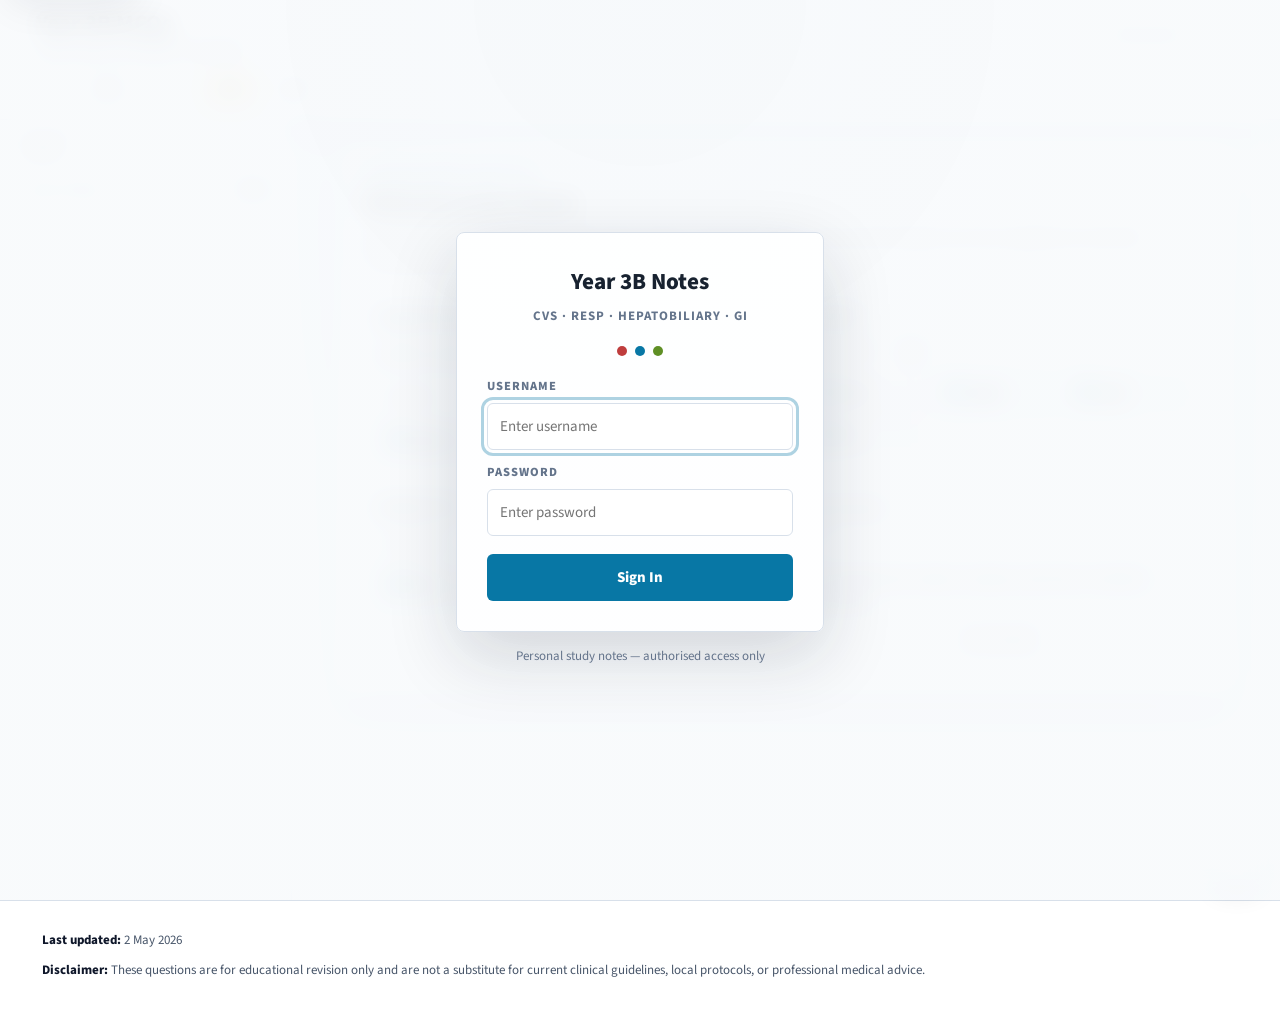
<file: mcq.html>
<!doctype html>
<html lang="en">
  <head>
    <meta charset="utf-8" />
    <meta content="width=device-width, initial-scale=1" name="viewport" />
    <meta
      content="Year 3B PBL MCQ question bank with system-based review and explanations."
      name="description"
    />
    <title>Year 3B Core Conditions MCQs</title>
    <link href="https://fonts.googleapis.com" rel="preconnect" />
    <link crossorigin href="https://fonts.gstatic.com" rel="preconnect" />
    <link
      href="https://fonts.googleapis.com/css2?family=Inter:wght@400;500;600;700;800&amp;family=Source+Sans+3:wght@400;500;600;700&amp;family=JetBrains+Mono:wght@500;600&amp;display=swap"
      rel="stylesheet"
    />
    <script>
      (() => {
        try {
          const savedTheme = localStorage.getItem("pbl_theme_choice");
          const systemTheme =
            typeof window.matchMedia === "function" &&
            window.matchMedia("(prefers-color-scheme: dark)").matches
              ? "dark"
              : "light";
          document.documentElement.dataset.theme =
            savedTheme === "light" || savedTheme === "dark"
              ? savedTheme
              : systemTheme;
        } catch (_) {
          document.documentElement.dataset.theme = "light";
        }
      })();
    </script>
    <link href="assets/css/styles.css" rel="stylesheet" />
    <script defer src="assets/js/app.js"></script>
    <script defer src="data/question-banks/question-banks.js"></script>
    <script defer src="assets/js/mcq.js"></script>
  </head>
  <body class="site-body mcq-page" id="top">
    <a class="skip-link" href="#main-content"> Skip to content </a>
    <div aria-label="Login" aria-modal="true" id="login-overlay" role="dialog">
      <div class="login-shell">
        <div class="login-card">
          <div class="login-logo">
            <span class="title"> Year 3B Notes </span>
            <span class="sub">
              CVS &middot; Resp &middot; Hepatobiliary &middot; GI
            </span>
          </div>
          <div class="login-dots">
            <div class="login-dot cvs"></div>
            <div class="login-dot resp"></div>
            <div class="login-dot hep"></div>
          </div>
          <div class="login-field">
            <label for="login-id"> Username </label>
            <input
              autocomplete="username"
              autofocus
              id="login-id"
              placeholder="Enter username"
              type="text"
            />
          </div>
          <div class="login-field">
            <label for="login-pw"> Password </label>
            <input
              autocomplete="current-password"
              id="login-pw"
              placeholder="Enter password"
              type="password"
            />
          </div>
          <button class="login-btn" type="button">Sign In</button>
          <div aria-live="polite" class="login-error" id="login-error">
            Incorrect username or password
          </div>
        </div>
        <p class="login-note">
          Personal study notes &mdash; authorised access only
        </p>
      </div>
    </div>
    <header aria-label="Site header" class="masthead" role="banner">
      <div class="masthead-row1">
        <button
          aria-controls="mcqNav"
          aria-expanded="false"
          aria-label="Toggle navigation"
          class="hamburger"
          type="button"
        >
          <span class="hamburger-lines" aria-hidden="true"></span>
        </button>
        <div class="masthead-title-block">
          <h1 class="masthead-title">Year 3B MCQs</h1>
          <p class="masthead-sub">Core condition question bank</p>
        </div>
        <nav
          aria-label="MCQ system shortcuts unavailable"
          class="toc-bar toc-bar-disabled"
        >
          <span aria-disabled="true" class="toc-btn cvs is-disabled">CVS</span>
          <span aria-disabled="true" class="toc-btn resp is-disabled"
            >Resp</span
          >
          <span aria-disabled="true" class="toc-btn hep is-disabled"
            >Hepatobiliary</span
          >
          <span aria-disabled="true" class="toc-btn gi is-disabled">GI</span>
        </nav>
      </div>
      <div class="masthead-row2">
        <div aria-label="Font size controls" class="font-size-controls">
          <button
            aria-label="Decrease font size"
            class="expand-btn font-size-btn"
            id="fontDecreaseBtn"
            title="Decrease font size"
            type="button"
          >
            A-
          </button>
          <span aria-live="polite" class="font-size-value" id="fontSizeValue">
            100%
          </span>
          <button
            aria-label="Increase font size"
            class="expand-btn font-size-btn"
            id="fontIncreaseBtn"
            title="Increase font size"
            type="button"
          >
            A+
          </button>
        </div>
        <div class="filter-divider"></div>
        <div aria-label="Theme controls" class="theme-controls" role="group">
          <button
            aria-pressed="false"
            class="expand-btn theme-btn"
            data-theme-choice="light"
            type="button"
          >
            Light
          </button>
          <button
            aria-pressed="false"
            class="expand-btn theme-btn"
            data-theme-choice="dark"
            type="button"
          >
            Dark
          </button>
        </div>
      </div>
    </header>
    <div aria-hidden="true" class="sidebar-overlay" id="sidebarOverlay"></div>
    <div class="page-wrap">
      <nav aria-label="MCQ navigation" class="sidebar" id="mcqNav">
        <div class="sidebar-section">Study</div>
        <a class="sidebar-link quiz" href="index.html">
          Back to Notes
          <span class="badge r3"> Notes </span>
        </a>
      </nav>
      <main
        aria-label="MCQ question bank"
        class="content mcq-content"
        id="main-content"
        tabindex="-1"
      >
        <section class="mcq-hero mcq-setup-panel" id="mcq-top" tabindex="-1">
          <p class="eyebrow">System-based practice</p>
          <h2>MCQ Question Bank</h2>
          <p class="mcq-hero-text">
            Build a focused set from one or more question banks, choose the
            systems, then work through one clinical vignette at a time with
            immediate feedback.
          </p>
          <div class="mcq-builder" aria-label="Quiz builder">
            <div class="mcq-builder-block">
              <div class="mcq-builder-heading">
                <h3>Question Banks</h3>
                <span id="qbDefaultNote"></span>
              </div>
              <div class="mcq-bank-tools">
                <label class="mcq-bank-search" for="qbSearchInput">
                  <span>Search banks</span>
                  <input
                    id="qbSearchInput"
                    placeholder="Search QB_V, date, title..."
                    type="search"
                  />
                </label>
              </div>
              <div class="mcq-builder-actions mcq-bank-actions">
                <button
                  class="expand-btn"
                  id="selectLatestBanksBtn"
                  type="button"
                >
                  Latest 7
                </button>
                <button
                  class="expand-btn"
                  id="sortBanksByDateBtn"
                  type="button"
                >
                  Date: Newest
                </button>
                <button class="expand-btn" id="selectAllBanksBtn" type="button">
                  Select All
                </button>
                <button class="expand-btn" id="clearBanksBtn" type="button">
                  Clear
                </button>
              </div>
              <div class="mcq-choice-grid mcq-bank-list" id="qbList"></div>
            </div>
            <div class="mcq-builder-block">
              <div class="mcq-builder-heading">
                <h3>Systems</h3>
              </div>
              <div class="mcq-builder-actions mcq-system-actions">
                <button
                  class="expand-btn"
                  id="selectAllSystemsBtn"
                  type="button"
                >
                  Select All
                </button>
                <button class="expand-btn" id="clearSystemsBtn" type="button">
                  Clear
                </button>
              </div>
              <div
                class="mcq-choice-grid systems mcq-system-list"
                id="systemList"
              ></div>
            </div>
            <div class="mcq-builder-block">
              <div class="mcq-builder-heading">
                <h3>Revision Tier</h3>
              </div>
              <div class="mcq-builder-actions mcq-rank-actions">
                <button class="expand-btn" id="selectAllRanksBtn" type="button">
                  Select All
                </button>
                <button class="expand-btn" id="clearRanksBtn" type="button">
                  Clear
                </button>
              </div>
              <div class="mcq-choice-grid mcq-rank-list" id="rankList"></div>
            </div>
            <div class="mcq-builder-block mcq-builder-run">
              <label class="mcq-count-field" for="questionCountInput">
                <span>Questions</span>
                <input id="questionCountInput" min="1" step="1" type="number" />
              </label>
              <p class="mcq-builder-status" id="quizBuilderStatus"></p>
              <div class="mcq-run-actions">
                <button
                  class="expand-btn mcq-primary-action"
                  id="generateQuizBtn"
                  type="button"
                >
                  Generate Quiz
                </button>
              </div>
            </div>
          </div>
        </section>
        <section class="mcq-quiz-panel" hidden id="mcqQuizPanel" tabindex="-1">
          <div class="mcq-quiz-toolbar">
            <div>
              <p class="eyebrow">Active quiz</p>
              <h2>Quiz Workspace</h2>
            </div>
            <button class="expand-btn" disabled id="stopReviewBtn" type="button">
              Stop &amp; Review
            </button>
          </div>
          <section
            aria-live="polite"
            class="mcq-review-summary"
            hidden
            id="reviewSummary"
            tabindex="-1"
          ></section>
          <div class="mcq-system-stack" id="mcqQuestionRoot"></div>
        </section>
      </main>
    </div>
    <footer class="site-footer" role="contentinfo">
      <p class="u-style-089">
        <strong class="u-style-090"> Last updated: </strong>
        2 May 2026
      </p>
      <p class="u-style-091">
        <strong class="u-style-090"> Disclaimer: </strong>
        These questions are for educational revision only and are not a
        substitute for current clinical guidelines, local protocols, or
        professional medical advice.
      </p>
    </footer>
    <a
      aria-label="Back to top"
      class="scroll-top"
      href="#top"
      title="Back to top"
    >
      &uarr;
    </a>
  </body>
</html>
</file>
<file: assets/css/styles.css>
/* =========================================================
   PBL CORE CONDITIONS — MANAGED DESIGN SYSTEM
   Edit the variables in section 01 first. The rest of the file
   uses those tokens so font sizes, spacing and colours stay consistent.
   ========================================================= */

/* =========================================================
   01. DESIGN TOKENS
   Change these values to adjust the whole website.
   ========================================================= */
:root {
  color-scheme: dark;

  /* Page colours */
  --bg: #0b1118;
  --bg-soft: #111923;
  --surface: #141d28;
  --surface-raised: #1b2633;
  --surface-hover: #233143;
  --surface-muted: #0f1720;
  --border: #2a3748;
  --border-strong: #46566a;

  /* Text colours */
  --text: #f6f8fb;
  --text-soft: #e2e8f0;
  --text-muted: #aeb9c9;
  --text-muted-head: #dce4ef;
  --text-faint: #8793a4;
  --muted: var(--text-muted);

  /* System colours */
  --accent-cvs: #ff6b6b;
  --accent-resp: #5ec9f3;
  --accent-hep: #b7f05a;
  --accent-gi: #ff9f55;
  --accent-purple: #b99cff;

  /* Rank colours */
  --accent-r1: #5fe184;
  --accent-r2: #f2c15f;
  --accent-r3: #bbc5d4;

  /* Learning-box colours */
  --highlight: #ffe066;
  --info: #8bd7ff;
  --cyan: #67dcff;
  --rose: #ffa0ad;
  --green: #77d67b;
  --green-soft: #9adf9e;
  --amber: #ffd166;
  --amber-muted: #d8bb5e;
  --danger: #ff7b7b;

  /* Transparent fills */
  --tag-bg: rgba(95, 225, 132, 0.14);
  --tag2-bg: rgba(242, 193, 95, 0.14);
  --tag3-bg: rgba(187, 197, 212, 0.14);
  --focus-ring: rgba(94, 201, 243, 0.36);

  /* Typography */
  --font-sans:
    "Inter", "Source Sans 3", system-ui, -apple-system, BlinkMacSystemFont,
    "Segoe UI", sans-serif;
  --font-reading: "Source Sans 3", "Inter", system-ui, sans-serif;
  --font-mono: "JetBrains Mono", ui-monospace, SFMono-Regular, Menlo, monospace;

  --fs-body: 15px;
  --fs-text: 14px;
  --fs-table: 13px;
  --fs-meta: 13px;
  --fs-small: 12px;
  --fs-label: 11px;
  --fs-badge: 10px;
  --fs-badge-sm: 8px;
  --fs-card-title: 18px;
  --fs-masthead-title: 24px;
  --fs-system-title: clamp(24px, 3vw, 34px);

  /* Aliases used by legacy/generated utility classes */
  --font-body: var(--fs-body);
  --font-sidebar: var(--fs-meta);
  --font-card-title: var(--fs-card-title);
  --font-card-text: var(--fs-text);
  --font-card-p: var(--fs-text);
  --font-label: var(--fs-label);
  --font-small: var(--fs-small);
  --font-meta: var(--fs-meta);

  /* Spacing and shape */
  --space-1: 4px;
  --space-2: 8px;
  --space-3: 12px;
  --space-4: 16px;
  --space-5: 20px;
  --space-6: 24px;
  --space-8: 32px;
  --radius-sm: 6px;
  --radius-md: 8px;
  --radius-lg: 8px;

  --line-body: 1.7;
  --line-compact: 1.45;
  --shadow-soft: 0 16px 36px rgba(0, 0, 0, 0.22);
  --masthead-height: 112px;
}

.expand-btn.control-link {
  display: inline-flex;
  align-items: center;
  justify-content: center;
  text-decoration: none;
  white-space: nowrap;
}

/* =========================================================
   18. MCQ QUESTION BANK
   Separate practice page with grouped questions and review states.
   ========================================================= */
.toc-btn.quiz {
  border-color: rgba(185, 156, 255, 0.55);
  color: var(--accent-purple);
  background: rgba(185, 156, 255, 0.09);
}

.toc-btn.quiz:hover {
  border-color: rgba(185, 156, 255, 0.72);
}

.sidebar-link.quiz:hover,
.sidebar-link.quiz.active,
.sidebar-link.quiz[aria-current="true"] {
  border-left-color: var(--accent-purple);
}

.mcq-content {
  width: min(100%, 1180px);
  max-width: 1180px;
}

.mcq-page .toc-bar-disabled .toc-btn {
  cursor: default;
  opacity: 0.62;
  pointer-events: none;
}

.mcq-page .toc-bar-disabled .toc-btn:hover {
  transform: none;
  background: #ffffff;
  color: var(--text-muted);
}

.mcq-setup-panel[hidden],
.mcq-quiz-panel[hidden] {
  display: none;
}

.mcq-quiz-panel {
  margin-top: 0;
}

.mcq-quiz-toolbar {
  display: flex;
  align-items: center;
  justify-content: space-between;
  gap: 16px;
  margin: 0 0 16px;
  padding: 16px 0 14px;
  border-bottom: 1px solid var(--border);
}

.mcq-quiz-toolbar h2 {
  margin: 0;
  color: var(--text);
  font-size: 24px;
  line-height: 1.16;
  font-weight: 850;
}

.mcq-hero,
.mcq-review-summary {
  margin: 0 0 22px;
  padding: 20px;
  border: 1px solid var(--border);
  border-radius: var(--radius-lg);
  background: var(--surface);
  box-shadow: var(--shadow-soft);
}

.mcq-hero h2,
.mcq-review-summary h2 {
  margin: 0;
  color: var(--text);
  font-size: 24px;
  line-height: 1.16;
  font-weight: 850;
  letter-spacing: 0;
}

.mcq-hero-text,
.mcq-summary-detail {
  max-width: 820px;
  margin: 8px 0 0;
  color: var(--text-soft);
  font-size: var(--fs-text);
  line-height: var(--line-body);
}

.mcq-builder {
  display: grid;
  grid-template-columns: minmax(0, 1fr) minmax(0, 1fr);
  gap: 12px;
  margin-top: 18px;
}

.mcq-builder-block {
  padding: 14px;
  border: 1px solid var(--border);
  border-radius: var(--radius-md);
  background: var(--surface-muted);
}

.mcq-builder-heading {
  display: flex;
  flex-wrap: wrap;
  gap: 8px;
  align-items: baseline;
  justify-content: space-between;
  margin-bottom: 10px;
}

.mcq-builder-heading h3 {
  margin: 0;
  color: var(--text);
  font-size: var(--fs-meta);
  line-height: 1.25;
  font-weight: 850;
}

.mcq-builder-heading span {
  color: var(--accent-purple);
  font-size: var(--fs-small);
  font-weight: 800;
}

.mcq-builder-actions,
.mcq-run-actions {
  display: flex;
  flex-wrap: wrap;
  gap: 8px;
  margin-bottom: 10px;
}

.mcq-bank-tools {
  display: flex;
  align-items: center;
  margin-bottom: 10px;
}

.mcq-bank-search {
  display: grid;
  grid-template-columns: auto minmax(0, 1fr);
  gap: 8px;
  align-items: center;
  width: 100%;
  max-width: 520px;
}

.mcq-bank-search span {
  color: var(--text-muted);
  font-size: var(--fs-label);
  font-weight: 850;
  letter-spacing: 1px;
  text-transform: uppercase;
  white-space: nowrap;
}

.mcq-bank-search input {
  width: 100%;
  height: 32px;
  min-height: 32px;
  padding: 5px 10px;
  border: 1px solid var(--border);
  border-radius: var(--radius-sm);
  background: var(--surface);
  color: var(--text);
  font-size: var(--fs-small);
  outline: none;
}

.mcq-bank-search input:focus {
  border-color: var(--accent-resp);
  box-shadow: 0 0 0 3px rgba(94, 201, 243, 0.12);
}

.mcq-builder .expand-btn {
  min-height: 32px;
  padding: 5px 10px;
}

.mcq-choice-grid {
  display: grid;
  grid-template-columns: repeat(auto-fit, minmax(170px, 1fr));
  gap: 8px;
}

.mcq-bank-list {
  max-height: 360px;
  grid-template-columns: repeat(auto-fill, minmax(122px, 1fr));
  align-content: start;
  overflow-y: auto;
  padding-right: 4px;
}

.mcq-system-list {
  max-height: 360px;
  grid-template-columns: repeat(auto-fit, minmax(96px, 1fr));
  overflow-y: auto;
  padding-right: 4px;
}

.mcq-rank-list {
  max-height: 174px;
  grid-template-columns: repeat(auto-fit, minmax(86px, 1fr));
  overflow-y: auto;
  padding-right: 4px;
}

.mcq-bank-list::-webkit-scrollbar,
.mcq-system-list::-webkit-scrollbar,
.mcq-rank-list::-webkit-scrollbar {
  width: 6px;
}

.mcq-bank-list::-webkit-scrollbar-thumb,
.mcq-system-list::-webkit-scrollbar-thumb,
.mcq-rank-list::-webkit-scrollbar-thumb {
  border-radius: 999px;
  background: var(--border);
}

.mcq-empty-bank-message {
  margin: 0;
  padding: 14px;
  border: 1px dashed var(--border);
  border-radius: var(--radius-sm);
  color: var(--text-muted);
  font-size: var(--fs-small);
  text-align: center;
}

.mcq-choice-chip {
  display: grid;
  grid-template-columns: auto minmax(0, 1fr);
  gap: 9px;
  align-items: start;
  min-height: 54px;
  padding: 10px;
  border: 1px solid var(--border);
  border-radius: var(--radius-sm);
  background: rgba(255, 255, 255, 0.035);
  color: var(--text-soft);
  cursor: pointer;
}

.mcq-bank-list .mcq-choice-chip {
  min-height: 34px;
  gap: 6px;
  align-items: center;
  padding: 5px 7px;
}

.mcq-bank-list .mcq-choice-chip input {
  width: 14px;
  height: 14px;
  margin-top: 0;
}

.mcq-bank-list .mcq-choice-chip span {
  display: flex;
  flex-wrap: wrap;
  gap: 1px 5px;
  align-items: baseline;
}

.mcq-bank-list .mcq-choice-chip strong {
  font-size: var(--fs-small);
  line-height: 1.1;
}

.mcq-bank-list .mcq-choice-chip small,
.mcq-bank-list .mcq-choice-chip em {
  font-size: 10px;
  line-height: 1;
}

.mcq-system-list .mcq-choice-chip,
.mcq-rank-list .mcq-choice-chip {
  min-height: 34px;
  gap: 6px;
  align-items: center;
  padding: 6px 7px;
}

.mcq-system-list .mcq-choice-chip input,
.mcq-rank-list .mcq-choice-chip input {
  width: 14px;
  height: 14px;
  margin-top: 0;
}

.mcq-system-list .mcq-choice-chip span,
.mcq-rank-list .mcq-choice-chip span {
  display: flex;
  flex-wrap: wrap;
  gap: 2px 5px;
  align-items: baseline;
}

.mcq-system-list .mcq-choice-chip strong,
.mcq-rank-list .mcq-choice-chip strong {
  font-size: var(--fs-small);
  line-height: 1.1;
}

.mcq-system-list .mcq-choice-chip small,
.mcq-rank-list .mcq-choice-chip small {
  font-size: 10px;
  line-height: 1;
}

.mcq-choice-chip:hover,
.mcq-choice-chip.is-selected {
  border-color: var(--border-strong);
  background: var(--surface-hover);
}

.mcq-choice-chip.cvs.is-selected {
  border-color: rgba(255, 107, 107, 0.6);
}

.mcq-choice-chip.resp.is-selected {
  border-color: rgba(94, 201, 243, 0.6);
}

.mcq-choice-chip.hep.is-selected {
  border-color: rgba(183, 240, 90, 0.6);
}

.mcq-choice-chip.gi.is-selected {
  border-color: rgba(255, 159, 85, 0.6);
}

.mcq-choice-chip.neutral.is-selected {
  border-color: rgba(185, 156, 255, 0.58);
}

.mcq-choice-chip.r1.is-selected {
  border-color: rgba(22, 130, 74, 0.54);
}

.mcq-choice-chip.r2.is-selected {
  border-color: rgba(166, 105, 8, 0.54);
}

.mcq-choice-chip.r3.is-selected {
  border-color: rgba(95, 111, 134, 0.54);
}

.mcq-choice-chip input {
  width: 16px;
  height: 16px;
  margin-top: 3px;
  accent-color: var(--accent-resp);
}

.mcq-choice-chip span {
  display: grid;
  gap: 2px;
  min-width: 0;
}

.mcq-choice-chip strong {
  font-size: var(--fs-meta);
  line-height: 1.2;
}

.mcq-choice-chip small,
.mcq-choice-chip em {
  color: var(--text-muted);
  font-size: var(--fs-small);
  font-style: normal;
  line-height: 1.25;
}

.mcq-choice-chip em {
  color: var(--accent-purple);
  font-weight: 800;
}

.mcq-system-code {
  font-weight: 800;
  line-height: 1;
  white-space: nowrap;
}

.mcq-system-code.cvs {
  color: var(--accent-cvs);
}

.mcq-system-code.resp {
  color: var(--accent-resp);
}

.mcq-system-code.hep {
  color: var(--accent-hep);
}

.mcq-system-code.gi {
  color: var(--accent-gi);
}

.mcq-system-code.neutral {
  color: var(--accent-purple);
}

.mcq-rank-code {
  font-family: var(--font-mono);
  font-weight: 850;
  line-height: 1;
  white-space: nowrap;
}

.mcq-rank-code.r1 {
  color: var(--accent-r1);
}

.mcq-rank-code.r2 {
  color: var(--accent-r2);
}

.mcq-rank-code.r3 {
  color: var(--accent-r3);
}

.mcq-builder-run {
  display: flex;
  flex-direction: column;
  gap: 12px;
}

.mcq-count-field {
  display: grid;
  gap: 4px;
}

.mcq-count-field span {
  color: var(--text-muted);
  font-size: var(--fs-label);
  font-weight: 850;
  letter-spacing: 1px;
  text-transform: uppercase;
}

.mcq-count-field input {
  width: 100%;
  height: 32px;
  min-height: 32px;
  padding: 5px 10px;
  border: 1px solid var(--border);
  border-radius: var(--radius-sm);
  background: var(--surface);
  color: var(--text);
  font-size: var(--fs-small);
}

.mcq-run-actions {
  margin-top: auto;
  margin-bottom: 0;
}

.mcq-run-actions .mcq-primary-action {
  width: 100%;
  justify-content: center;
}

.mcq-builder-status {
  margin: 0;
  color: var(--text-muted);
  font-size: var(--fs-small);
  font-weight: 750;
}

.mcq-jump-grid {
  display: grid;
  grid-template-columns: repeat(4, minmax(0, 1fr));
  gap: 10px;
  margin-top: 16px;
}

.mcq-jump-card {
  display: grid;
  gap: 3px;
  min-height: 76px;
  padding: 14px;
  border: 1px solid var(--border);
  border-radius: var(--radius-md);
  background: rgba(255, 255, 255, 0.035);
  text-decoration: none;
  transition:
    background 0.18s ease,
    border-color 0.18s ease,
    transform 0.18s ease;
}

.mcq-jump-card:hover {
  transform: translateY(-1px);
  border-color: var(--border-strong);
  background: var(--surface-hover);
}

.mcq-jump-card span,
.mcq-system-eyebrow,
.mcq-card-meta {
  margin: 0;
  color: var(--text-muted);
  font-size: var(--fs-label);
  font-weight: 850;
  letter-spacing: 1px;
  line-height: var(--line-compact);
  text-transform: uppercase;
}

.mcq-jump-card strong {
  color: var(--text);
  font-size: var(--fs-meta);
  line-height: 1.25;
}

.mcq-jump-card.cvs span {
  color: var(--accent-cvs);
}

.mcq-jump-card.resp span {
  color: var(--accent-resp);
}

.mcq-jump-card.hep span {
  color: var(--accent-hep);
}

.mcq-jump-card.gi span {
  color: var(--accent-gi);
}

.mcq-review-summary[hidden] {
  display: none;
}

.mcq-summary-score {
  margin: 8px 0 0;
  color: var(--highlight);
  font-family: var(--font-mono);
  font-size: 20px;
  font-weight: 850;
}

.mcq-summary-grid {
  display: grid;
  grid-template-columns: repeat(4, minmax(0, 1fr));
  gap: 10px;
  margin-top: 16px;
}

.mcq-summary-pill {
  display: flex;
  align-items: center;
  justify-content: space-between;
  gap: 12px;
  min-height: 48px;
  padding: 10px 12px;
  border: 1px solid var(--border);
  border-radius: var(--radius-md);
  background: rgba(255, 255, 255, 0.035);
}

.mcq-summary-pill span {
  color: var(--text-muted);
  font-size: var(--fs-label);
  font-weight: 850;
  letter-spacing: 1px;
}

.mcq-summary-pill strong {
  font-family: var(--font-mono);
  font-size: var(--fs-meta);
}

.mcq-summary-pill.cvs strong {
  color: var(--accent-cvs);
}

.mcq-summary-pill.resp strong {
  color: var(--accent-resp);
}

.mcq-summary-pill.hep strong {
  color: var(--accent-hep);
}

.mcq-summary-pill.gi strong {
  color: var(--accent-gi);
}

.mcq-system-section {
  margin: 18px 0 0;
  scroll-margin-top: calc(var(--masthead-height) + 18px);
}

.mcq-system-heading {
  display: flex;
  align-items: center;
  gap: 12px;
  margin: 0 0 14px;
  padding: 18px 0 14px;
  border-bottom: 1px solid var(--border);
}

.mcq-system-title {
  margin: 2px 0 0;
  font-size: var(--fs-system-title);
  line-height: 1.1;
  font-weight: 850;
  letter-spacing: 0;
}

.mcq-system-title.cvs {
  color: var(--accent-cvs);
}

.mcq-system-title.resp {
  color: var(--accent-resp);
}

.mcq-system-title.hep {
  color: var(--accent-hep);
}

.mcq-system-title.gi {
  color: var(--accent-gi);
}

.mcq-card {
  margin-bottom: 14px;
  padding: 18px;
  border: 1px solid var(--border);
  border-radius: var(--radius-lg);
  background: var(--surface);
  box-shadow: 0 8px 24px rgba(15, 23, 42, 0.06);
  transition:
    border-color 0.18s ease,
    box-shadow 0.18s ease;
}

.mcq-card.is-correct {
  border-color: rgba(110, 225, 145, 0.54);
}

.mcq-card.is-incorrect {
  border-color: rgba(255, 137, 137, 0.54);
}

.mcq-card-meta {
  display: flex;
  flex-wrap: wrap;
  gap: 8px 12px;
  align-items: center;
}

.mcq-meta-tag {
  display: inline-flex;
  align-items: center;
  min-height: 24px;
  padding: 4px 8px;
  border: 1px solid var(--border);
  border-radius: var(--radius-sm);
  background: rgba(255, 255, 255, 0.04);
}

.mcq-system-tag.cvs {
  border-color: rgba(255, 107, 107, 0.46);
  color: var(--accent-cvs);
}

.mcq-system-tag.resp {
  border-color: rgba(94, 201, 243, 0.46);
  color: var(--accent-resp);
}

.mcq-system-tag.hep {
  border-color: rgba(183, 240, 90, 0.46);
  color: var(--accent-hep);
}

.mcq-system-tag.gi {
  border-color: rgba(255, 159, 85, 0.46);
  color: var(--accent-gi);
}

.mcq-system-tag.neutral {
  border-color: rgba(185, 156, 255, 0.46);
  color: var(--accent-purple);
}

.mcq-question-tag,
.mcq-bank-tag,
.mcq-disease-tag {
  color: var(--text-muted);
}

.mcq-rank-tag.r1 {
  border-color: rgba(22, 130, 74, 0.42);
}

.mcq-rank-tag.r2 {
  border-color: rgba(166, 105, 8, 0.42);
}

.mcq-rank-tag.r3 {
  border-color: rgba(95, 111, 134, 0.42);
}

.mcq-summary-pill .mcq-system-code.cvs {
  color: var(--accent-cvs);
}

.mcq-summary-pill .mcq-system-code.resp {
  color: var(--accent-resp);
}

.mcq-summary-pill .mcq-system-code.hep {
  color: var(--accent-hep);
}

.mcq-summary-pill .mcq-system-code.gi {
  color: var(--accent-gi);
}

.mcq-summary-pill .mcq-system-code.neutral {
  color: var(--accent-purple);
}

.mcq-incorrect-tags {
  margin-top: 18px;
}

.mcq-incorrect-tags h3 {
  margin: 0 0 10px;
  color: var(--text);
  font-size: var(--fs-meta);
  line-height: 1.25;
  font-weight: 850;
}

.mcq-incorrect-tag-list {
  display: flex;
  flex-wrap: wrap;
  gap: 8px;
}

.mcq-incorrect-tag-list p {
  margin: 0;
  color: var(--text-muted);
  font-size: var(--fs-small);
  font-weight: 750;
}

.mcq-incorrect-tag {
  display: inline-flex;
  align-items: center;
  gap: 7px;
  min-height: 32px;
  padding: 6px 9px;
  border: 1px solid var(--border);
  border-radius: var(--radius-sm);
  background: var(--surface-muted);
  color: inherit;
  cursor: pointer;
  font: inherit;
  text-align: left;
}

.mcq-incorrect-tag:hover,
.mcq-incorrect-tag:focus-visible {
  border-color: rgba(102, 204, 244, 0.58);
  background: rgba(102, 204, 244, 0.12);
}

.mcq-incorrect-tag:focus-visible {
  outline: 3px solid rgba(94, 201, 243, 0.22);
  outline-offset: 2px;
}

.mcq-incorrect-tag strong {
  color: var(--text);
  font-size: var(--fs-small);
  line-height: 1.15;
}

.mcq-incorrect-tag em {
  color: var(--danger);
  font-family: var(--font-mono);
  font-size: 10px;
  font-style: normal;
  font-weight: 850;
}

body.mcq-note-modal-open {
  overflow: hidden;
}

.mcq-note-modal[hidden] {
  display: none;
}

.mcq-note-modal {
  position: fixed;
  inset: 0;
  z-index: 5000;
  display: grid;
  place-items: center;
  padding: 24px;
}

.mcq-note-modal-backdrop {
  position: absolute;
  inset: 0;
  border: 0;
  background: rgba(15, 23, 42, 0.64);
  cursor: pointer;
}

.mcq-note-modal-panel {
  position: relative;
  display: flex;
  width: min(1080px, calc(100vw - 32px));
  max-height: min(86vh, 920px);
  overflow: hidden;
  flex-direction: column;
  border: 1px solid rgba(148, 163, 184, 0.34);
  border-radius: var(--radius-md);
  background: var(--surface);
  box-shadow: 0 24px 70px rgba(15, 23, 42, 0.28);
}

.mcq-note-modal-panel:focus {
  outline: none;
}

.mcq-note-modal-header {
  display: flex;
  align-items: flex-start;
  justify-content: space-between;
  gap: 16px;
  padding: 18px 20px;
  border-bottom: 1px solid var(--border);
}

.mcq-note-modal-header h2 {
  margin: 0;
  color: var(--text);
  font-size: 22px;
  line-height: 1.2;
  font-weight: 850;
}

.mcq-note-modal-close {
  display: inline-flex;
  align-items: center;
  justify-content: center;
  width: 36px;
  height: 36px;
  flex: 0 0 auto;
  border: 1px solid var(--border);
  border-radius: var(--radius-sm);
  background: var(--surface-muted);
  color: var(--text);
  cursor: pointer;
  font-size: 18px;
  font-weight: 850;
  line-height: 1;
}

.mcq-note-modal-close:hover,
.mcq-note-modal-close:focus-visible {
  border-color: rgba(102, 204, 244, 0.58);
  background: rgba(102, 204, 244, 0.12);
}

.mcq-note-modal-body {
  overflow: auto;
  padding: 18px;
  background: var(--surface-muted);
}

.mcq-note-modal-message {
  margin: 0 0 14px;
  color: var(--text-soft);
  font-size: var(--fs-text);
  line-height: var(--line-body);
}

.mcq-note-modal-body .sections-grid:last-child,
.mcq-note-modal-body .hy-box:last-child,
.mcq-note-modal-body .cdria-box:last-child,
.mcq-note-modal-body .table-scroll:last-child {
  margin-bottom: 0;
}

.mcq-progress-meter {
  height: 7px;
  margin-top: 12px;
  overflow: hidden;
  border-radius: 999px;
  background: var(--surface-muted);
}

.mcq-progress-meter span {
  display: block;
  height: 100%;
  border-radius: inherit;
  background: linear-gradient(90deg, var(--accent-resp), var(--accent-purple));
}

.mcq-stem {
  margin: 10px 0 14px;
  color: var(--text);
  font-size: var(--fs-text);
  font-weight: 700;
  line-height: 1.6;
}

.mcq-options {
  display: grid;
  gap: 8px;
}

.mcq-option {
  display: grid;
  grid-template-columns: auto 30px minmax(0, 1fr);
  gap: 10px;
  align-items: start;
  min-height: 44px;
  padding: 10px 12px;
  border: 1px solid var(--border);
  border-radius: var(--radius-md);
  background: var(--surface-muted);
  color: var(--text-soft);
  cursor: pointer;
  line-height: 1.45;
  transition:
    background 0.18s ease,
    border-color 0.18s ease,
    color 0.18s ease;
}

.mcq-option:hover {
  border-color: var(--border-strong);
  background: var(--surface-hover);
}

.mcq-option.is-locked-option {
  cursor: default;
}

.mcq-nav-link.is-disabled {
  cursor: not-allowed;
  opacity: 0.48;
}

.mcq-option input {
  width: 17px;
  height: 17px;
  margin: 2px 0 0;
  accent-color: var(--accent-resp);
}

.mcq-option-letter {
  display: inline-flex;
  align-items: center;
  justify-content: center;
  width: 28px;
  height: 24px;
  border-radius: var(--radius-sm);
  background: rgba(255, 255, 255, 0.06);
  color: var(--text-muted-head);
  font-family: var(--font-mono);
  font-size: var(--fs-small);
  font-weight: 850;
}

.mcq-option-text {
  min-width: 0;
  font-size: var(--fs-text);
}

.mcq-option.is-selected-option {
  border-color: rgba(102, 204, 244, 0.58);
  background: rgba(102, 204, 244, 0.1);
}

.mcq-option.is-correct-option {
  border-color: rgba(110, 225, 145, 0.68);
  background: rgba(110, 225, 145, 0.12);
}

.mcq-option.is-wrong-option {
  border-color: rgba(255, 137, 137, 0.68);
  background: rgba(255, 137, 137, 0.1);
}

.mcq-feedback {
  margin-top: 14px;
  padding: 13px 14px;
  border: 1px solid var(--border);
  border-radius: var(--radius-md);
  background: rgba(255, 255, 255, 0.035);
  color: var(--text-soft);
  font-size: var(--fs-text);
  line-height: 1.55;
}

.mcq-feedback.is-correct {
  border-color: rgba(110, 225, 145, 0.32);
  background: rgba(110, 225, 145, 0.08);
}

.mcq-feedback.is-incorrect {
  border-color: rgba(255, 137, 137, 0.32);
  background: rgba(255, 137, 137, 0.07);
}

.mcq-feedback strong {
  margin-right: 4px;
  color: var(--text);
}

.mcq-feedback p {
  margin: 8px 0 0;
  color: var(--text-soft);
}

.mcq-card-actions {
  display: grid;
  grid-template-columns: auto minmax(0, 1fr) auto;
  gap: 10px;
  align-items: center;
  margin-top: 14px;
}

.mcq-card-actions .expand-btn:disabled {
  cursor: not-allowed;
  opacity: 0.48;
}

.mcq-finish-actions {
  grid-template-columns: repeat(2, minmax(0, 1fr));
}

.mcq-finish-actions .expand-btn {
  width: 100%;
  justify-content: center;
}

.mcq-primary-action {
  border-color: rgba(102, 204, 244, 0.62);
  background: rgba(102, 204, 244, 0.14);
  color: var(--text);
}

.mcq-action-status {
  margin: 0;
  color: var(--text-muted);
  font-size: var(--fs-small);
  font-weight: 750;
  line-height: 1.35;
  text-align: center;
}

.mcq-finish-card h2 {
  margin: 0;
  color: var(--text);
  font-size: 22px;
  line-height: 1.2;
  font-weight: 850;
}

.mcq-finish-card p {
  max-width: 760px;
  margin: 8px 0 0;
  color: var(--text-soft);
  font-size: var(--fs-text);
  line-height: var(--line-body);
}

@media (max-width: 980px) {
  .mcq-jump-grid,
  .mcq-summary-grid {
    grid-template-columns: repeat(2, minmax(0, 1fr));
  }
}

@media (max-width: 768px) {
  .mcq-note-modal {
    padding: 10px;
  }

  .mcq-note-modal-panel {
    width: calc(100vw - 20px);
    max-height: calc(100vh - 20px);
  }

  .mcq-note-modal-header {
    padding: 14px 16px;
  }

  .mcq-note-modal-body {
    padding: 14px;
  }

  .mcq-hero,
  .mcq-review-summary,
  .mcq-card {
    padding: 16px;
  }

  .mcq-quiz-toolbar {
    align-items: stretch;
    flex-direction: column;
  }

  .mcq-quiz-toolbar .expand-btn {
    width: 100%;
  }

  .mcq-builder {
    grid-template-columns: 1fr;
  }

  .mcq-option {
    grid-template-columns: auto 28px minmax(0, 1fr);
    gap: 8px;
    padding: 10px;
  }

  .mcq-card-actions {
    grid-template-columns: 1fr;
  }

  .mcq-card-actions .expand-btn {
    width: 100%;
  }

  .mcq-action-status {
    order: -1;
    text-align: left;
  }
}

@media (max-width: 520px) {
  .mcq-jump-grid,
  .mcq-summary-grid {
    grid-template-columns: 1fr;
  }

  .mcq-card-meta {
    display: grid;
    gap: 4px;
  }
}

/* =========================================================
   02. GLOBAL RESET AND BASE TEXT
   Keeps default text readable and consistent across all content.
   ========================================================= */
*,
*::before,
*::after {
  box-sizing: border-box;
}

html {
  scroll-behavior: smooth;
  scroll-padding-top: calc(var(--masthead-height) + 18px);
}

body {
  margin: 0;
  background: linear-gradient(180deg, #0b1118 0%, #0f1620 44%, #0b1118 100%);
  color: var(--text);
  font-family: var(--font-reading);
  font-size: var(--fs-body);
  line-height: var(--line-body);
  min-height: 100vh;
}

body.font-large {
  --fs-body: 16px;
  --fs-text: 15px;
  --fs-table: 14.5px;
  --fs-meta: 13px;
  --fs-card-title: 19px;
  --fs-masthead-title: 26px;
}

body.font-xlarge {
  --fs-body: 17px;
  --fs-text: 16px;
  --fs-table: 15.5px;
  --fs-meta: 14px;
  --fs-card-title: 20px;
  --fs-masthead-title: 28px;
}

a {
  color: inherit;
}

button,
input {
  font: inherit;
}

strong {
  font-weight: 750;
  color: var(--text);
}

img {
  max-width: 100%;
}

::selection {
  background: rgba(94, 201, 243, 0.32);
}

/* =========================================================
   03. ACCESSIBILITY AND SMALL UTILITIES
   Focus states, skip link and reusable spacing helpers.
   ========================================================= */
:focus-visible {
  outline: 3px solid var(--focus-ring);
  outline-offset: 2px;
}

.skip-link {
  position: fixed;
  top: 10px;
  left: 10px;
  z-index: 1000;
  transform: translateY(-160%);
  padding: 8px 12px;
  border-radius: var(--radius-sm);
  background: var(--text);
  color: var(--bg);
  font-weight: 800;
  text-decoration: none;
}

.skip-link:focus {
  transform: translateY(0);
}

.is-hidden {
  display: none !important;
}

.mt-14 {
  margin-top: 14px;
}
.mb-12 {
  margin-bottom: 12px;
}
.full-span {
  grid-column: 1 / -1;
}

/* =========================================================
   04. LOGIN OVERLAY
   Uses named classes instead of inline styles.
   ========================================================= */
#login-overlay {
  position: fixed;
  inset: 0;
  z-index: 999;
  display: grid;
  place-items: center;
  padding: var(--space-6);
  background: rgba(10, 15, 22, 0.96);
  backdrop-filter: blur(12px);
}

#login-overlay.is-hidden {
  display: none;
}

.login-shell {
  display: flex;
  flex-direction: column;
  align-items: center;
  width: 100%;
  max-width: 380px;
  padding: 0 var(--space-4);
}

.login-card {
  width: 100%;
  padding: 28px;
  border: 1px solid var(--border);
  border-radius: var(--radius-lg);
  background: linear-gradient(
    180deg,
    rgba(27, 38, 51, 0.98),
    rgba(20, 29, 40, 0.98)
  );
  box-shadow: var(--shadow-soft);
}

.login-logo {
  display: grid;
  gap: 4px;
  margin-bottom: 18px;
  text-align: center;
}

.login-logo .title {
  font-size: 22px;
  font-weight: 800;
  letter-spacing: 0.2px;
}

.login-logo .sub {
  color: var(--text-muted);
  font-size: var(--fs-small);
  font-weight: 700;
  letter-spacing: 1px;
  text-transform: uppercase;
}

.login-dots {
  display: flex;
  justify-content: center;
  gap: 8px;
  margin-bottom: 20px;
}

.login-dot {
  width: 10px;
  height: 10px;
  border-radius: 999px;
}

.login-dot.cvs {
  background: var(--accent-cvs);
}
.login-dot.resp {
  background: var(--accent-resp);
}
.login-dot.hep {
  background: var(--accent-hep);
}

.login-field {
  display: grid;
  gap: 6px;
  margin-top: 12px;
}

.login-field label {
  color: var(--text-muted);
  font-size: var(--fs-label);
  font-weight: 800;
  letter-spacing: 1px;
  text-transform: uppercase;
}

.login-field input {
  width: 100%;
  padding: 10px 12px;
  border: 1px solid var(--border);
  border-radius: var(--radius-sm);
  background: var(--surface-muted);
  color: var(--text);
}

.login-btn {
  width: 100%;
  margin-top: 18px;
  padding: 10px 14px;
  border: 1px solid rgba(94, 201, 243, 0.45);
  border-radius: var(--radius-sm);
  background: rgba(94, 201, 243, 0.14);
  color: var(--text);
  cursor: pointer;
  font-weight: 800;
}

.login-btn:hover {
  background: rgba(94, 201, 243, 0.22);
}

.login-error {
  display: none;
  margin-top: 10px;
  color: var(--danger);
  font-size: var(--fs-meta);
  font-weight: 700;
  text-align: center;
}

.login-error.show {
  display: block;
}

.login-note {
  margin: 14px 0 0;
  color: var(--text-muted);
  font-size: var(--fs-small);
  text-align: center;
}

/* =========================================================
   05. STICKY HEADER AND PRIMARY CONTROLS
   Search, rank filter and quick system buttons.
   ========================================================= */
.masthead {
  position: sticky;
  top: 0;
  z-index: 100;
  padding: 12px clamp(18px, 3vw, 34px);
  border-bottom: 1px solid var(--border);
  background: rgba(11, 17, 24, 0.94);
  backdrop-filter: blur(18px);
  box-shadow: 0 10px 26px rgba(0, 0, 0, 0.18);
}

.masthead-row1,
.masthead-row2 {
  display: flex;
  align-items: center;
  gap: var(--space-3);
}

.masthead-row1 {
  justify-content: space-between;
  margin-bottom: 9px;
}

.masthead-row2 {
  flex-wrap: wrap;
}

.masthead-title-block {
  min-width: 210px;
}

.masthead-title {
  margin: 0;
  color: var(--text);
  font-size: var(--fs-masthead-title);
  line-height: 1.08;
  font-weight: 850;
  letter-spacing: 0;
}

.masthead-sub {
  margin: 4px 0 0;
  color: var(--text-muted);
  font-size: var(--fs-small);
  font-weight: 800;
  letter-spacing: 1.1px;
  text-transform: uppercase;
}

.toc-bar {
  display: flex;
  flex-wrap: wrap;
  gap: 8px;
}

.toc-btn {
  display: inline-flex;
  align-items: center;
  gap: 8px;
  min-height: 32px;
  padding: 6px 12px;
  border: 1px solid var(--border);
  border-radius: var(--radius-sm);
  background: rgba(255, 255, 255, 0.03);
  color: var(--text-muted);
  font-size: var(--fs-badge);
  font-weight: 600;
  letter-spacing: 0.4px;
  text-decoration: none;
  text-transform: uppercase;
  transition:
    background 0.2s ease,
    border-color 0.2s ease,
    transform 0.2s ease;
}

.toc-btn:hover {
  transform: translateY(-1px);
  background: rgba(255, 255, 255, 0.055);
  color: var(--text);
}

.toc-btn.cvs {
  border-color: rgba(255, 107, 107, 0.55);
  color: var(--accent-cvs);
  background: rgba(255, 107, 107, 0.09);
}
.toc-btn.resp {
  border-color: rgba(94, 201, 243, 0.55);
  color: var(--accent-resp);
  background: rgba(94, 201, 243, 0.09);
}
.toc-btn.hep {
  border-color: rgba(183, 240, 90, 0.55);
  color: var(--accent-hep);
  background: rgba(183, 240, 90, 0.09);
}
.toc-btn.gi {
  border-color: rgba(255, 159, 85, 0.55);
  color: var(--accent-gi);
  background: rgba(255, 159, 85, 0.09);
}

.toc-btn.quiz {
  border-color: rgba(185, 156, 255, 0.55);
  color: var(--accent-purple);
  background: rgba(185, 156, 255, 0.09);
}

.search-wrap {
  position: relative;
  flex: 1 1 280px;
  max-width: 410px;
}

.search-wrap input {
  width: 100%;
  min-height: 38px;
  padding: 8px 38px 8px 38px;
  border: 1px solid var(--border);
  border-radius: var(--radius-md);
  background: rgba(27, 38, 51, 0.92);
  color: var(--text);
  font-size: var(--fs-meta);
  outline: none;
  transition:
    border-color 0.2s ease,
    box-shadow 0.2s ease;
}

.search-wrap input:focus {
  border-color: var(--accent-resp);
  box-shadow: 0 0 0 4px rgba(94, 201, 243, 0.12);
}

.search-wrap input::placeholder {
  color: var(--text-faint);
}

.search-wrap input[type="search"]::-webkit-search-decoration,
.search-wrap input[type="search"]::-webkit-search-cancel-button,
.search-wrap input[type="search"]::-webkit-search-results-button,
.search-wrap input[type="search"]::-webkit-search-results-decoration {
  display: none;
}

.search-wrap input[type="search"]::-ms-clear,
.search-wrap input[type="search"]::-ms-reveal {
  display: none;
  width: 0;
  height: 0;
}

.search-icon {
  position: absolute;
  left: 13px;
  top: 50%;
  width: 13px;
  height: 13px;
  border: 2px solid var(--text-muted);
  border-radius: 50%;
  transform: translateY(-50%);
  color: var(--text-muted);
  font-size: var(--fs-meta);
  pointer-events: none;
}

.search-icon::after {
  content: "";
  position: absolute;
  right: -5px;
  bottom: -4px;
  width: 7px;
  height: 2px;
  border-radius: 2px;
  background: var(--text-muted);
  transform: rotate(45deg);
  transform-origin: left center;
}

.search-clear {
  position: absolute;
  right: 8px;
  top: 50%;
  display: none;
  align-items: center;
  justify-content: center;
  width: 26px;
  height: 26px;
  transform: translateY(-50%);
  border: 0;
  border-radius: var(--radius-sm);
  background: transparent;
  color: var(--text-muted);
  cursor: pointer;
  font-size: var(--fs-meta);
  line-height: 1;
}

.search-clear.show {
  display: inline-flex;
}

.search-clear:hover {
  background: rgba(255, 255, 255, 0.08);
  color: var(--text);
}

.filter-bar {
  display: flex;
  align-items: center;
  gap: 6px;
}

.filter-label {
  color: var(--text-muted);
  font-size: var(--fs-label);
  font-weight: 850;
  letter-spacing: 1px;
  text-transform: uppercase;
}

.filter-btn,
.expand-btn {
  min-height: 32px;
  padding: 6px 12px;
  border: 1px solid var(--border);
  border-radius: var(--radius-sm);
  background: rgba(255, 255, 255, 0.02);
  color: var(--text-muted);
  cursor: pointer;
  font-size: var(--fs-small);
  font-weight: 800;
  letter-spacing: 0.2px;
  transition:
    background 0.2s ease,
    border-color 0.2s ease,
    color 0.2s ease;
}

.filter-btn:hover,
.expand-btn:hover {
  border-color: var(--border-strong);
  background: rgba(255, 255, 255, 0.06);
  color: var(--text);
}

.filter-btn.all.active,
.expand-btn.active {
  border-color: var(--border-strong);
  background: rgba(255, 255, 255, 0.08);
  color: var(--text);
  box-shadow: inset 0 1px 0 rgba(255, 255, 255, 0.06);
}

.filter-btn.f-r1 {
  color: var(--accent-r1);
}
.filter-btn.f-r1.active {
  border-color: var(--accent-r1);
  background: var(--tag-bg);
}
.filter-btn.f-r2 {
  color: var(--accent-r2);
}
.filter-btn.f-r2.active {
  border-color: var(--accent-r2);
  background: var(--tag2-bg);
}
.filter-btn.f-r3 {
  color: var(--accent-r3);
}
.filter-btn.f-r3.active {
  border-color: var(--accent-r3);
  background: var(--tag3-bg);
}

.filter-divider {
  width: 1px;
  height: 22px;
  background: var(--border);
}

.hamburger {
  display: none;
  width: 38px;
  height: 38px;
  flex: 0 0 auto;
  align-items: center;
  justify-content: center;
  border: 1px solid var(--border);
  border-radius: var(--radius-sm);
  background: var(--surface-raised);
  color: var(--text);
  cursor: pointer;
  font-size: 18px;
}

.hamburger-lines,
.hamburger-lines::before,
.hamburger-lines::after {
  display: block;
  width: 16px;
  height: 2px;
  border-radius: 2px;
  background: currentColor;
}

.hamburger-lines {
  position: relative;
}

.hamburger-lines::before,
.hamburger-lines::after {
  content: "";
  position: absolute;
  left: 0;
}

.hamburger-lines::before {
  top: -5px;
}

.hamburger-lines::after {
  top: 5px;
}

.hamburger[aria-expanded="true"] .hamburger-lines {
  background: transparent;
}

.hamburger[aria-expanded="true"] .hamburger-lines::before {
  top: 0;
  transform: rotate(45deg);
}

.hamburger[aria-expanded="true"] .hamburger-lines::after {
  top: 0;
  transform: rotate(-45deg);
}

/* =========================================================
   06. PAGE LAYOUT AND SIDEBAR NAVIGATION
   Navigation stays visible on desktop and becomes a drawer on mobile.
   ========================================================= */
.page-wrap {
  display: flex;
  min-height: calc(100vh - var(--masthead-height));
}

.sidebar {
  position: sticky;
  top: var(--masthead-height);
  width: 270px;
  min-width: 270px;
  height: calc(100vh - var(--masthead-height));
  padding: 0 0 24px;
  overflow-y: auto;
  border-right: 1px solid var(--border);
  background: rgba(13, 20, 29, 0.82);
}

.sidebar::-webkit-scrollbar {
  width: 6px;
}

.sidebar::-webkit-scrollbar-thumb {
  border-radius: 999px;
  background: var(--border);
}

.sidebar-section {
  position: sticky;
  top: 0;
  z-index: 1;
  padding: 18px 20px 7px;
  background: linear-gradient(
    180deg,
    rgba(13, 20, 29, 0.98),
    rgba(13, 20, 29, 0.86)
  );
  color: var(--text-muted-head);
  font-size: var(--fs-label);
  font-weight: 850;
  letter-spacing: 1.4px;
  text-transform: uppercase;
}

.sidebar-link {
  display: flex;
  align-items: center;
  justify-content: space-between;
  gap: 8px;
  min-height: 36px;
  padding: 8px 16px 8px 22px;
  border-left: 3px solid transparent;
  color: var(--text-muted);
  font-size: var(--fs-meta);
  line-height: var(--line-compact);
  text-decoration: none;
  transition:
    background 0.15s ease,
    border-color 0.15s ease,
    color 0.15s ease;
}

.sidebar-link:hover,
.sidebar-link.active,
.sidebar-link[aria-current="true"] {
  background: rgba(255, 255, 255, 0.06);
  color: var(--text);
}

.sidebar-link.active,
.sidebar-link[aria-current="true"] {
  font-weight: 800;
}

.sidebar-link:not(.resp):not(.hep):not(.gi):hover,
.sidebar-link:not(.resp):not(.hep):not(.gi).active,
.sidebar-link:not(.resp):not(.hep):not(.gi)[aria-current="true"] {
  border-left-color: var(--accent-cvs);
}

.sidebar-link.resp:hover,
.sidebar-link.resp.active,
.sidebar-link.resp[aria-current="true"] {
  border-left-color: var(--accent-resp);
}

.sidebar-link.hep:hover,
.sidebar-link.hep.active,
.sidebar-link.hep[aria-current="true"] {
  border-left-color: var(--accent-hep);
}

.sidebar-link.gi:hover,
.sidebar-link.gi.active,
.sidebar-link.gi[aria-current="true"] {
  border-left-color: var(--accent-gi);
}

.sidebar-link.quiz:hover,
.sidebar-link.quiz.active,
.sidebar-link.quiz[aria-current="true"] {
  border-left-color: var(--accent-purple);
}

.badge,
.rank-badge {
  display: inline-flex;
  align-items: center;
  justify-content: center;
  border-radius: 999px;
  font-family: var(--font-mono);
  font-size: var(--fs-badge);
  font-weight: 800;
  letter-spacing: 0.4px;
  white-space: nowrap;
}

.badge {
  padding: 2px 5px;
  font-size: var(--fs-badge-sm);
}

.badge.r1,
.rank-badge.r1 {
  color: var(--accent-r1);
  background: var(--tag-bg);
  border: 1px solid rgba(95, 225, 132, 0.3);
}
.badge.r2,
.rank-badge.r2 {
  color: var(--accent-r2);
  background: var(--tag2-bg);
  border: 1px solid rgba(242, 193, 95, 0.3);
}
.badge.r3,
.rank-badge.r3 {
  color: var(--accent-r3);
  background: var(--tag3-bg);
  border: 1px solid rgba(187, 197, 212, 0.3);
}

.sidebar-overlay {
  display: none;
  position: fixed;
  inset: 0;
  z-index: 200;
  background: rgba(0, 0, 0, 0.58);
  backdrop-filter: blur(3px);
}

.sidebar-overlay.show {
  display: block;
}

.content {
  flex: 1;
  width: min(100%, 1120px);
  max-width: 1120px;
  padding: 10px clamp(20px, 4vw, 56px) 48px;
}

/* =========================================================
   07. QUICK NAVIGATION PANEL
   A compact landing block that makes the long page less intimidating.
   ========================================================= */
.quick-panel {
  margin: 0 0 26px;
  padding: 18px;
  border: 1px solid var(--border);
  border-radius: var(--radius-lg);
  background: linear-gradient(
    180deg,
    rgba(32, 42, 58, 0.76),
    rgba(23, 31, 44, 0.72)
  );
  box-shadow: var(--shadow-soft);
}

.quick-panel-header {
  margin-bottom: 14px;
}

.eyebrow {
  margin: 0 0 4px;
  color: var(--accent-resp);
  font-size: var(--fs-label);
  font-weight: 850;
  letter-spacing: 1.4px;
  text-transform: uppercase;
}

.quick-panel h2 {
  margin: 0;
  font-size: 22px;
  line-height: 1.2;
  font-weight: 850;
}

.quick-panel-text {
  max-width: 760px;
  margin: 8px 0 0;
  color: var(--text-soft);
  font-family: var(--font-reading);
  font-size: var(--fs-text);
}

.quick-grid {
  display: grid;
  grid-template-columns: repeat(4, minmax(0, 1fr));
  gap: 10px;
}

.quick-card {
  display: grid;
  gap: 3px;
  padding: 12px;
  border: 1px solid var(--border);
  border-radius: var(--radius-md);
  background: rgba(255, 255, 255, 0.035);
  text-decoration: none;
}

.quick-card:hover {
  background: rgba(255, 255, 255, 0.065);
}

.quick-card span {
  font-size: var(--fs-label);
  font-weight: 850;
  letter-spacing: 1px;
}

.quick-card strong {
  font-size: var(--fs-meta);
}

.quick-card.cvs span {
  color: var(--accent-cvs);
}
.quick-card.resp span {
  color: var(--accent-resp);
}
.quick-card.hep span {
  color: var(--accent-hep);
}
.quick-card.gi span {
  color: var(--accent-gi);
}

.rank-legend {
  display: flex;
  flex-wrap: wrap;
  gap: 10px 16px;
  margin-top: 14px;
  color: var(--text-muted);
  font-size: var(--fs-small);
}

.legend-dot {
  display: inline-block;
  width: 9px;
  height: 9px;
  margin-right: 5px;
  border-radius: 999px;
}

.legend-dot.r1 {
  background: var(--accent-r1);
}
.legend-dot.r2 {
  background: var(--accent-r2);
}
.legend-dot.r3 {
  background: var(--accent-r3);
}

/* =========================================================
   08. SYSTEM AND CATEGORY HEADINGS
   Larger system titles and uppercase category labels clarify hierarchy.
   ========================================================= */
.system-section {
  scroll-margin-top: calc(var(--masthead-height) + 18px);
}

.system-header {
  display: flex;
  align-items: center;
  gap: 14px;
  margin: 22px 0 18px;
  padding: 20px 0 14px;
  border-bottom: 1px solid var(--border);
  scroll-margin-top: calc(var(--masthead-height) + 18px);
}

.no-results + .system-section .system-header,
.system-section:first-of-type .system-header {
  margin-top: 0;
}

.system-dot {
  width: 11px;
  height: 11px;
  flex: 0 0 auto;
  border-radius: 999px;
}

.system-dot.cvs {
  background: var(--accent-cvs);
  box-shadow: none;
}
.system-dot.resp {
  background: var(--accent-resp);
  box-shadow: none;
}
.system-dot.hep {
  background: var(--accent-hep);
  box-shadow: none;
}
.system-dot.gi {
  background: var(--accent-gi);
  box-shadow: none;
}

.system-heading {
  margin: 0;
}

.system-title {
  font-size: var(--fs-system-title);
  line-height: 1.05;
  font-weight: 850;
  letter-spacing: 0;
  text-decoration: none;
}

.system-title.cvs {
  color: var(--accent-cvs);
}
.system-title.resp {
  color: var(--accent-resp);
}
.system-title.hep {
  color: var(--accent-hep);
}
.system-title.gi {
  color: var(--accent-gi);
}

.category-label {
  display: flex;
  align-items: center;
  gap: 12px;
  margin: 30px 0 12px;
  color: var(--text-muted);
  font-size: var(--fs-label);
  font-weight: 850;
  letter-spacing: 1.8px;
  line-height: var(--line-compact);
  text-transform: uppercase;
}

.category-label::after {
  content: "";
  height: 1px;
  flex: 1;
  background: var(--border);
}

/* =========================================================
   09. CONDITION CARDS
   Main expandable note cards.
   ========================================================= */
.condition {
  margin-bottom: 18px;
  overflow: hidden;
  border: 1px solid var(--border);
  border-radius: var(--radius-lg);
  background: rgba(20, 29, 40, 0.94);
  box-shadow: 0 8px 22px rgba(0, 0, 0, 0.1);
  scroll-margin-top: calc(var(--masthead-height) + 16px);
  transition:
    border-color 0.18s ease,
    transform 0.18s ease,
    box-shadow 0.18s ease;
}

.condition:hover {
  border-color: var(--border-strong);
  box-shadow: 0 14px 28px rgba(0, 0, 0, 0.14);
}

.condition.is-open {
  border-color: var(--border-strong);
  box-shadow: 0 14px 30px rgba(0, 0, 0, 0.16);
}

.condition-header {
  display: flex;
  align-items: center;
  width: 100%;
  gap: 12px;
  min-height: 58px;
  padding: 15px 18px;
  border: 0;
  border-bottom: 1px solid transparent;
  background: rgba(27, 38, 51, 0.9);
  color: inherit;
  cursor: pointer;
  text-align: left;
  user-select: none;
}

.condition-header:hover {
  background: var(--surface-hover);
}

.condition-header.open {
  border-bottom-color: var(--border);
  background: rgba(31, 44, 59, 0.94);
}

.condition-header:focus-visible {
  outline-offset: -3px;
}

.condition-num {
  min-width: 54px;
  flex: 0 0 auto;
  color: var(--text-muted);
  font-family: var(--font-mono);
  font-size: var(--fs-small);
  font-weight: 800;
}

.condition-name {
  flex: 1;
  color: var(--text);
  font-size: var(--fs-card-title);
  font-weight: 850;
  letter-spacing: 0;
  line-height: 1.2;
}

.rank-badge {
  flex: 0 0 auto;
  padding: 4px 10px;
}

.chevron {
  flex: 0 0 auto;
  color: var(--text-muted);
  font-size: var(--fs-small);
  line-height: 1;
  transition: transform 0.18s ease;
}

.chevron.open {
  transform: rotate(180deg);
}

.condition-body {
  display: none;
  padding: 18px 18px 20px;
}

.condition-body.open {
  display: block;
  animation: fadeIn 0.18s ease;
}

@keyframes fadeIn {
  from {
    opacity: 0;
    transform: translateY(-4px);
  }
  to {
    opacity: 1;
    transform: translateY(0);
  }
}

/* =========================================================
   10. CARD CONTENT GRID AND SECTION BOXES
   Controls the reading density inside each condition card.
   ========================================================= */
.sections-grid {
  display: grid;
  grid-template-columns: minmax(0, 1fr) minmax(0, 1fr);
  gap: 16px;
  margin-bottom: 16px;
}

.sections-grid.wide {
  grid-template-columns: 1fr;
}

.section-box {
  padding: 16px 18px;
  border: 1px solid var(--border);
  border-radius: var(--radius-md);
  background: rgba(11, 17, 24, 0.5);
}

.section-label {
  display: flex;
  align-items: center;
  gap: 8px;
  margin-bottom: 8px;
  margin-top: 4px;
  font-size: var(--fs-label);
  font-weight: 850;
  letter-spacing: 1.1px;
  line-height: var(--line-compact);
  text-transform: uppercase;
}

.section-label .icon {
  display: inline-flex;
  width: 1.35em;
  flex: 0 0 auto;
  justify-content: center;
  font-size: 1.05em;
  line-height: 1;
}

.sl-etio {
  color: var(--accent-purple);
}
.sl-path {
  color: var(--cyan);
}
.sl-sx,
.sl-signs,
.sl-hx,
.sl-hist {
  color: var(--info);
}
.sl-dx {
  color: var(--amber);
}
.sl-mx {
  color: var(--green);
}
.sl-hy {
  color: var(--highlight);
}
.sl-comp,
.sl-decomp {
  color: var(--danger);
}
.sl-key {
  color: var(--highlight);
}

.section-box p,
.section-box li,
.hy-box li,
.cdria-box li,
.sbp-box li,
.decomp-box li {
  color: var(--text-soft);
  font-family: var(--font-reading);
  font-size: var(--fs-text);
}

.section-box p {
  margin: 0;
  line-height: var(--line-body);
}

.section-box p + p {
  margin-top: 8px;
}

.section-box ul,
.section-box ol,
.hy-box ul,
.cdria-box ul,
.sbp-box ul {
  margin: 0;
  padding: 0;
  list-style: none;
}

.section-box li,
.hy-box li,
.cdria-box li,
.sbp-box li {
  position: relative;
  padding: 2px 0 2px 17px;
  line-height: var(--line-body);
}

.section-box li::before,
.hy-box li::before,
.cdria-box li::before,
.sbp-box li::before {
  content: "›";
  position: absolute;
  left: 5px;
  color: var(--text-muted);
  font-weight: 800;
}

.section-box li + li,
.hy-box li + li,
.cdria-box li + li,
.sbp-box li + li {
  margin-top: 4px;
}

.section-box li ul,
.cdria-box ol {
  margin-top: 6px;
  padding-left: 18px;
  list-style: disc;
}

.section-box li ul li,
.cdria-box ol li {
  padding-left: 0;
}

.section-box li ul li::before,
.cdria-box ol li::before {
  content: none;
}

/* =========================================================
   11. HIGH-YIELD, CDRIA AND SPECIAL NOTE BOXES
   Consistent note styles for emphasis without changing HTML content.
   ========================================================= */
.hy-box,
.cdria-box,
.decomp-box,
.sbp-box {
  margin-top: 14px;
  padding: 15px 18px;
  border-radius: var(--radius-md);
  font-size: var(--fs-text);
}

.hy-box {
  border: 1px solid rgba(255, 224, 102, 0.22);
  border-left: 4px solid var(--highlight);
  background: rgba(255, 224, 102, 0.05);
}

.hy-box strong {
  color: var(--highlight);
}

.cdria-box {
  border: 1px solid rgba(94, 201, 243, 0.22);
  border-left: 4px solid var(--accent-resp);
  background: rgba(94, 201, 243, 0.05);
}

.cdria-header {
  display: flex;
  align-items: center;
  gap: 8px;
  margin-bottom: 8px;
}

.cdria-tag {
  padding: 2px 7px;
  border: 1px solid rgba(94, 201, 243, 0.36);
  border-radius: 4px;
  background: rgba(94, 201, 243, 0.14);
  color: var(--accent-resp);
  font-size: var(--fs-badge);
  font-weight: 850;
  letter-spacing: 1.3px;
  text-transform: uppercase;
}

.cdria-title {
  color: var(--text);
  font-size: var(--fs-meta);
  font-weight: 850;
}

.cdria-note {
  margin: 8px 0px 4px 0;
  color: var(--text-muted);
  font-size: var(--fs-meta);
  font-style: italic;
}

.decomp-box {
  border: 1px solid rgba(255, 107, 107, 0.22);
  border-left: 4px solid var(--accent-cvs);
  background: rgba(255, 107, 107, 0.05);
}

.decomp-header,
.sbp-header {
  display: flex;
  align-items: center;
  gap: 7px;
  margin-bottom: 10px;
  font-size: var(--fs-label);
  font-weight: 850;
  letter-spacing: 1.3px;
  text-transform: uppercase;
}

.decomp-header {
  color: var(--accent-cvs);
}

.decomp-grid {
  display: grid;
  grid-template-columns: repeat(4, minmax(0, 1fr));
  gap: 8px;
}

.decomp-item {
  display: flex;
  align-items: center;
  gap: 6px;
  padding: 8px 10px;
  border: 1px solid rgba(255, 107, 107, 0.22);
  border-radius: var(--radius-sm);
  background: rgba(255, 107, 107, 0.08);
  color: var(--text);
  font-size: var(--fs-meta);
}

.di-icon {
  opacity: 0.92;
}

.sbp-box {
  border: 1px solid rgba(185, 156, 255, 0.22);
  border-left: 4px solid var(--accent-purple);
  background: rgba(185, 156, 255, 0.05);
}

.sbp-header {
  color: var(--accent-purple);
}

.sbp-body {
  margin-bottom: 10px;
  color: var(--text-soft);
  font-size: var(--fs-text);
}

/* =========================================================
   12. TABLES AND IMAGE BOXES
   Table text is kept compact but readable, with horizontal scroll on mobile.
   ========================================================= */
.table-scroll {
  max-width: 100%;
  overflow-x: auto;
  border-radius: var(--radius-md);
}

table,
th,
td {
  font-size: var(--fs-table);
}

table.mini {
  width: 100%;
  border-collapse: collapse;
  overflow: hidden;
  border: 1px solid var(--border);
  border-radius: var(--radius-md);
  background: rgba(11, 17, 24, 0.58);
}

table.mini th,
table.mini td {
  padding: 9px 11px;
  border-bottom: 1px solid var(--border);
  color: var(--text-soft);
  text-align: left;
  vertical-align: top;
}

table.mini th {
  color: var(--text);
  background: rgba(255, 255, 255, 0.045);
  font-size: var(--fs-meta);
  font-weight: 850;
}

table.mini td:first-child {
  color: var(--text);
  font-weight: 800;
}

table.mini tr:last-child td {
  border-bottom: 0;
}

table.mini tbody tr:hover {
  background: rgba(255, 255, 255, 0.025);
}

.histo-img-wrap {
  position: relative;
  display: grid;
  place-items: center;
  height: 220px;
  overflow: hidden;
  margin: 10px 0 0;
  border-radius: var(--radius-md);
  background: var(--surface-muted);
}

.histo-img-wrap img {
  width: 100%;
  height: 100%;
  object-fit: cover;
}

.histo-img-wrap.is-missing {
  min-height: 120px;
  border: 1px dashed var(--border);
  color: var(--text-muted);
  font-size: var(--fs-meta);
}

.histo-badge {
  position: absolute;
  right: 8px;
  bottom: 8px;
  padding: 3px 7px;
  border: 1px solid var(--border);
  border-radius: var(--radius-sm);
  background: rgba(0, 0, 0, 0.72);
  color: var(--text-muted);
  font-size: var(--fs-label);
}

/* =========================================================
   13. FOOTER AND BACK-TO-TOP BUTTON
   ========================================================= */
.site-footer {
  padding: 24px clamp(20px, 3vw, 34px);
  border-top: 1px solid var(--border);
  background: rgba(13, 20, 29, 0.92);
  color: var(--text-muted);
  font-size: var(--fs-small);
  line-height: 1.7;
}

.site-footer p {
  margin: 0;
}

.site-footer p + p {
  margin-top: 8px;
}

.scroll-top {
  position: fixed;
  right: 22px;
  bottom: 22px;
  z-index: 90;
  display: flex;
  align-items: center;
  justify-content: center;
  width: 42px;
  height: 42px;
  border: 1px solid var(--border);
  border-radius: var(--radius-md);
  background: var(--surface-raised);
  color: var(--text-muted);
  font-size: 18px;
  text-decoration: none;
  box-shadow: var(--shadow-soft);
}

.scroll-top:hover {
  border-color: var(--border-strong);
  color: var(--text);
}

/* =========================================================
   14. SEARCH AND FILTER STATES
   ========================================================= */
.no-results {
  display: none;
  margin: 16px 0 24px;
  padding: 30px 20px;
  border: 1px dashed var(--border);
  border-radius: var(--radius-lg);
  background: rgba(20, 29, 40, 0.58);
  color: var(--text-muted);
  font-size: var(--fs-text);
  text-align: center;
}

.no-results.show {
  display: block;
}

.condition.is-hidden,
.system-header.is-hidden,
.category-label.is-hidden {
  display: none;
}

/* =========================================================
   15. RESPONSIVE LAYOUT
   Desktop, tablet and phone adjustments.
   ========================================================= */
@media (max-width: 980px) {
  .toc-bar {
    display: none;
  }

  .sidebar {
    width: 248px;
    min-width: 248px;
  }

  .content {
    padding-inline: 24px;
  }

  .quick-grid {
    grid-template-columns: repeat(2, minmax(0, 1fr));
  }

  .decomp-grid {
    grid-template-columns: repeat(2, minmax(0, 1fr));
  }
}

@media (max-width: 768px) {
  :root {
    --masthead-height: 132px;
  }

  .masthead {
    padding: 12px 14px;
  }

  .masthead-row1 {
    align-items: flex-start;
  }

  .masthead-row2 {
    gap: 8px;
  }

  .hamburger {
    display: inline-flex;
  }

  .masthead-title {
    font-size: 21px;
  }

  .masthead-sub {
    font-size: 10px;
  }

  .filter-divider {
    display: none;
  }

  .filter-bar {
    flex-wrap: wrap;
  }

  .page-wrap {
    display: block;
  }

  .sidebar {
    position: fixed;
    top: 0;
    left: -280px;
    z-index: 210;
    width: 270px;
    height: 100vh;
    padding-top: 64px;
    transition: left 0.24s ease;
    box-shadow: var(--shadow-soft);
  }

  .sidebar.open {
    left: 0;
  }

  body.sidebar-open {
    overflow: hidden;
  }

  .content {
    max-width: none;
    padding: 18px 16px 38px;
  }

  .condition-header {
    min-height: 56px;
    padding: 13px 14px;
    gap: 9px;
  }

  .condition-num {
    min-width: 46px;
    font-size: 11px;
  }

  .condition-body {
    padding: 14px;
  }

  .sections-grid {
    grid-template-columns: 1fr;
  }

  .system-title {
    font-size: 24px;
  }

  .quick-panel {
    padding: 16px;
  }

  .quick-grid {
    grid-template-columns: 1fr;
  }

  .rank-legend {
    display: grid;
    gap: 6px;
  }

  .decomp-grid {
    grid-template-columns: 1fr;
  }

  .u-style-039,
  .u-style-077 {
    grid-template-columns: 1fr !important;
  }

  .scroll-top {
    right: 14px;
    bottom: 14px;
    width: 40px;
    height: 40px;
  }
}

@media (max-width: 480px) {
  .search-wrap {
    flex-basis: 100%;
    max-width: none;
  }

  .condition-header {
    display: grid;
    grid-template-columns: auto minmax(0, 1fr) auto auto;
    grid-template-areas: "num name rank chevron";
    align-items: center;
    gap: 8px;
    min-height: 58px;
  }

  .condition-num {
    grid-area: num;
    min-width: 46px;
  }

  .condition-name {
    grid-area: name;
    min-width: 0;
    font-size: 16px;
    line-height: 1.25;
  }

  .rank-badge {
    grid-area: rank;
    justify-self: start;
    margin-left: 0;
  }

  .chevron {
    grid-area: chevron;
    justify-self: end;
  }
}

@media (prefers-reduced-motion: reduce) {
  *,
  *::before,
  *::after {
    scroll-behavior: auto !important;
    transition-duration: 0.01ms !important;
    animation-duration: 0.01ms !important;
    animation-iteration-count: 1 !important;
  }
}

/* =========================================================
   16. CONTENT-SPECIFIC UTILITY CLASSES
   These classes preserve one-off formatting from the original notes.
   Main colours and font sizes above still control most of them through variables.
   ========================================================= */
.u-style-001 {
  margin-top: 16px;
}
.u-style-002 {
  margin-bottom: 12px;
}
.u-style-003 {
  margin-top: 12px;
}
.u-style-004 {
  font-size: var(--fs-small);
  color: #7dd3fc;
  margin-top: 6px;
  font-style: italic;
}
.u-style-005 {
  margin-top: 12px;
  background: #41643f;
  border-left: 4px solid #0b5e00;
}
.u-style-006 {
  color: rgb(255, 98, 98);
}
.u-style-007 {
  margin-top: 4px;
}
.u-style-008 {
  margin-top: 14px;
}
.u-style-009 {
  grid-column: 1 / -1;
}
.u-style-010 {
  grid-column: 1 / -1;
  padding: 16px 18px;
}
.u-style-011 {
  width: 100%;
  max-width: 540px;
  display: block;
  margin: 0 auto 16px;
}
.u-style-012 {
  margin-bottom: 14px;
}
.u-style-013 {
  width: 100%;
  border-collapse: collapse;
  font-size: var(--fs-text);
  min-width: 500px;
}
.u-style-014 {
  background: var(--surface-raised);
  color: var(--text-muted);
  padding: 7px 10px;
  font-size: var(--fs-label);
  font-weight: 700;
  letter-spacing: 0.5px;
  text-align: left;
  border-bottom: 2px solid var(--border);
  min-width: 140px;
}
.u-style-015 {
  background: #1e3a5f;
  color: var(--info);
  padding: 7px 10px;
  font-size: var(--fs-label);
  font-weight: 700;
  text-align: center;
  border-bottom: 2px solid var(--border);
}
.u-style-016 {
  background: #1a3a4a;
  color: var(--cyan);
  padding: 7px 10px;
  font-size: var(--fs-label);
  font-weight: 700;
  text-align: center;
  border-bottom: 2px solid var(--border);
}
.u-style-017 {
  background: #4a1e2e;
  color: var(--rose);
  padding: 7px 10px;
  font-size: var(--fs-label);
  font-weight: 700;
  text-align: center;
  border-bottom: 2px solid var(--border);
}
.u-style-018 {
  background: #1a3a22;
  color: var(--green);
  padding: 7px 10px;
  font-size: var(--fs-label);
  font-weight: 700;
  text-align: center;
  border-bottom: 2px solid var(--border);
}
.u-style-019 {
  background: #122a18;
  color: var(--green);
  padding: 7px 10px;
  font-size: var(--fs-label);
  font-weight: 700;
  text-align: center;
  border-bottom: 2px solid var(--border);
}
.u-style-020 {
  background: rgba(125, 195, 232, 0.05);
}
.u-style-021 {
  padding: 6px 10px;
  color: var(--text);
  font-weight: 600;
  border-bottom: 1px solid var(--border);
}
.u-style-022 {
  text-align: center;
  padding: 6px 10px;
  color: var(--info);
  font-weight: 700;
  border-bottom: 1px solid var(--border);
}
.u-style-023 {
  text-align: center;
  padding: 6px 10px;
  color: var(--text-muted);
  border-bottom: 1px solid var(--border);
}
.u-style-024 {
  text-align: center;
  padding: 6px 10px;
  color: var(--rose);
  font-weight: 700;
  border-bottom: 1px solid var(--border);
}
.u-style-025 {
  text-align: center;
  padding: 6px 10px;
  color: var(--green);
  font-weight: 700;
  border-bottom: 1px solid var(--border);
}
.u-style-026 {
  background: rgba(255, 200, 50, 0.05);
}
.u-style-027 {
  padding: 6px 10px;
  color: var(--amber-muted);
  font-weight: 700;
  border-bottom: 1px solid var(--border);
}
.u-style-028 {
  background: rgba(80, 200, 80, 0.04);
}
.u-style-029 {
  padding: 6px 10px;
  color: var(--green-soft);
  font-weight: 600;
  border-bottom: 1px solid var(--border);
}
.u-style-030 {
  text-align: center;
  padding: 6px 10px;
  color: var(--cyan);
  font-weight: 700;
  border-bottom: 1px solid var(--border);
}
.u-style-031 {
  background: rgba(224, 82, 82, 0.06);
}
.u-style-032 {
  padding: 6px 10px;
  color: var(--accent-cvs);
  font-weight: 700;
  border-bottom: 1px solid var(--border);
}
.u-style-033 {
  background: rgba(224, 82, 82, 0.03);
}
.u-style-034 {
  padding: 6px 10px;
  color: var(--accent-cvs);
  font-weight: 600;
  border-bottom: 1px solid var(--border);
}
.u-style-035 {
  background: rgba(82, 176, 224, 0.05);
}
.u-style-036 {
  padding: 6px 10px;
  color: var(--accent-resp);
  font-weight: 700;
}
.u-style-037 {
  text-align: center;
  padding: 6px 10px;
  color: var(--text-muted);
}
.u-style-038 {
  text-align: center;
  padding: 6px 10px;
  color: var(--cyan);
  font-weight: 700;
}
.u-style-039 {
  display: grid;
  grid-template-columns: 1fr 1fr;
  gap: 12px;
}
.u-style-040 {
  background: rgba(0, 0, 0, 0.2);
  border: 1px solid var(--border);
  border-radius: 6px;
  padding: 12px;
}
.u-style-041 {
  font-size: var(--fs-label);
  font-weight: 700;
  letter-spacing: 1.2px;
  text-transform: uppercase;
  color: var(--info);
  margin-bottom: 8px;
}
.u-style-042 {
  list-style: none;
  padding: 0;
  margin: 0;
}
.u-style-043 {
  padding: 3px 0 3px 12px;
  position: relative;
  font-size: var(--fs-text);
  color: var(--text-soft);
  border-bottom: 1px solid rgba(48, 54, 61, 0.5);
}
.u-style-044 {
  position: absolute;
  left: 0;
  color: var(--info);
}
.u-style-045 {
  color: var(--text);
}
.u-style-046 {
  padding: 3px 0 3px 12px;
  position: relative;
  font-size: var(--fs-text);
  color: var(--text-soft);
  margin-top: 4px;
}
.u-style-047 {
  font-size: var(--fs-label);
  font-weight: 700;
  letter-spacing: 1.2px;
  text-transform: uppercase;
  color: #d4748c;
  margin-bottom: 8px;
}
.u-style-048 {
  padding: 2px 0 2px 12px;
  position: relative;
  font-size: var(--fs-text);
  color: var(--text-soft);
  border-bottom: 1px solid rgba(48, 54, 61, 0.5);
}
.u-style-049 {
  color: var(--info);
}
.u-style-050 {
  position: absolute;
  left: 0;
  color: var(--cyan);
}
.u-style-051 {
  color: var(--cyan);
}
.u-style-052 {
  position: absolute;
  left: 0;
  color: var(--text-muted);
}
.u-style-053 {
  position: absolute;
  left: 0;
  color: var(--rose);
}
.u-style-054 {
  color: var(--rose);
}
.u-style-055 {
  position: absolute;
  left: 0;
  color: var(--green);
}
.u-style-056 {
  color: var(--green);
}
.u-style-057 {
  padding: 2px 0 2px 12px;
  position: relative;
  font-size: var(--fs-text);
  color: var(--text-soft);
}
.u-style-058 {
  margin-top: 10px;
}
.u-style-059 {
  margin-bottom: 8px;
  padding: 8px 10px;
  background: rgba(224, 82, 82, 0.07);
  border-left: 3px solid var(--accent-cvs);
  border-radius: 0 5px 5px 0;
}
.u-style-060 {
  font-size: var(--fs-label);
  font-weight: 700;
  letter-spacing: 1px;
  text-transform: uppercase;
  color: var(--accent-cvs);
  margin-bottom: 4px;
}
.u-style-061 {
  font-size: var(--fs-text);
  color: var(--text-soft);
  line-height: 1.7;
}
.u-style-062 {
  margin-bottom: 8px;
  padding: 8px 10px;
  background: rgba(82, 176, 224, 0.07);
  border-left: 3px solid var(--accent-resp);
  border-radius: 0 5px 5px 0;
}
.u-style-063 {
  font-size: var(--fs-label);
  font-weight: 700;
  letter-spacing: 1px;
  text-transform: uppercase;
  color: var(--accent-resp);
  margin-bottom: 4px;
}
.u-style-064 {
  margin-bottom: 8px;
  padding: 8px 10px;
  background: rgba(167, 139, 250, 0.07);
  border-left: 3px solid var(--accent-purple);
  border-radius: 0 5px 5px 0;
}
.u-style-065 {
  font-size: var(--fs-label);
  font-weight: 700;
  letter-spacing: 1px;
  text-transform: uppercase;
  color: var(--accent-purple);
  margin-bottom: 4px;
}
.u-style-066 {
  margin-bottom: 8px;
  padding: 8px 10px;
  background: rgba(251, 191, 36, 0.07);
  border-left: 3px solid var(--amber);
  border-radius: 0 5px 5px 0;
}
.u-style-067 {
  font-size: var(--fs-label);
  font-weight: 700;
  letter-spacing: 1px;
  text-transform: uppercase;
  color: var(--amber);
  margin-bottom: 4px;
}
.u-style-068 {
  padding: 8px 10px;
  background: rgba(139, 148, 158, 0.07);
  border-left: 3px solid var(--text-muted);
  border-radius: 0 5px 5px 0;
}
.u-style-069 {
  font-size: var(--fs-label);
  font-weight: 700;
  letter-spacing: 1px;
  text-transform: uppercase;
  color: var(--text-muted);
  margin-bottom: 4px;
}
.u-style-070 {
  font-style: italic;
}
.u-style-071 {
  color: rgb(91, 203, 247);
}
.u-style-072 {
  margin-top: 3px;
}
.u-style-073 {
  font-size: var(--fs-text);
  color: var(--text);
  margin-bottom: 10px;
  line-height: 1.6;
}
.u-style-074 {
  font-size: var(--fs-text);
  font-weight: 700;
  color: var(--text-muted);
  margin: 10px 0 6px;
}
.u-style-075 {
  font-size: var(--fs-text);
  font-weight: 700;
  color: var(--text-muted);
  margin: 12px 0 6px;
}
.u-style-076 {
  margin-bottom: 14px;
}
.u-style-077 {
  display: grid;
  grid-template-columns: 1fr 1fr;
  gap: 10px;
}
.u-style-078 {
  background: rgba(224, 82, 82, 0.06);
  border: 1px solid rgba(224, 82, 82, 0.2);
  border-radius: 6px;
  padding: 10px 12px;
}
.u-style-079 {
  font-size: var(--fs-meta);
  font-weight: 700;
  color: var(--accent-cvs);
  margin-bottom: 8px;
}
.u-style-080 {
  font-size: var(--fs-small);
  font-weight: 700;
  color: var(--muted);
  margin-bottom: 4px;
  letter-spacing: 0.5px;
}
.u-style-081 {
  margin-bottom: 5px;
}
.u-style-082 {
  margin-bottom: 10px;
}
.u-style-083 {
  background: rgba(167, 139, 250, 0.06);
  border: 1px solid rgba(167, 139, 250, 0.2);
  border-radius: 6px;
  padding: 10px 12px;
}
.u-style-084 {
  font-size: var(--fs-meta);
  font-weight: 700;
  color: var(--accent-purple);
  margin-bottom: 8px;
}
.u-style-085 {
  margin-bottom: 5px;
  border-color: rgba(167, 139, 250, 0.2);
  background: rgba(167, 139, 250, 0.08);
}
.u-style-086 {
  border-color: rgba(167, 139, 250, 0.2);
  background: rgba(167, 139, 250, 0.08);
}
.u-style-087 {
  margin-top: 8px;
}
.u-style-088 {
  margin-left: 20px;
}
.u-style-089 {
  margin-bottom: 6px;
}
.u-style-090 {
  color: var(--text);
}
.u-style-091 {
  margin-bottom: 8px;
}
.u-style-092 {
  color: var(--accent-r1);
  text-decoration: none;
}

/* =========================================================
   17. CLEAN READABILITY REFRESH
   A lighter, calmer layer focused on long-study sessions:
   larger text, softer contrast, clearer spacing and touch targets.
   ========================================================= */
:root {
  color-scheme: light;

  --bg: #f5f7fb;
  --bg-soft: #eef2f7;
  --surface: #ffffff;
  --surface-raised: #ffffff;
  --surface-hover: #f1f5f9;
  --surface-muted: #f8fafc;
  --border: #d8e0ea;
  --border-strong: #aebdcb;

  --text: #182230;
  --text-soft: #334155;
  --text-muted: #64748b;
  --text-muted-head: #475569;
  --text-faint: #94a3b8;
  --muted: var(--text-muted);

  --accent-cvs: #bf3d3d;
  --accent-resp: #0877a5;
  --accent-hep: #5f8f25;
  --accent-gi: #b35c18;
  --accent-purple: #7357a6;

  --accent-r1: #16824a;
  --accent-r2: #a66908;
  --accent-r3: #5f6f86;

  --highlight: #9f6b00;
  --info: #0b78a5;
  --cyan: #0877a5;
  --rose: #b3345a;
  --green: #1f7a3f;
  --green-soft: #2f8b57;
  --amber: #a66908;
  --amber-muted: #8f6a16;
  --danger: #b42318;

  --tag-bg: rgba(22, 130, 74, 0.1);
  --tag2-bg: rgba(166, 105, 8, 0.11);
  --tag3-bg: rgba(95, 111, 134, 0.12);
  --focus-ring: rgba(8, 119, 165, 0.32);

  --fs-body: 15px;
  --fs-text: 14.5px;
  --fs-table: 13.5px;
  --fs-meta: 13.5px;
  --fs-small: 13px;
  --fs-label: 12.5px;
  --fs-badge: 10.5px;
  --fs-badge-sm: 9px;
  --fs-card-title: 17.5px;
  --fs-condition-name: 17.5px;
  --fs-section-label: 12px;
  --fs-masthead-title: 23px;
  --fs-system-title: clamp(26px, 2.8vw, 36px);

  --line-body: 1.68;
  --line-compact: 1.42;
  --shadow-soft: 0 18px 40px rgba(15, 23, 42, 0.08);
  --masthead-height: 118px;
}

body {
  background:
    radial-gradient(
      circle at top left,
      rgba(8, 119, 165, 0.08),
      transparent 32rem
    ),
    linear-gradient(180deg, #f8fafc 0%, var(--bg) 36%, #f8fafc 100%);
  color: var(--text);
  text-rendering: optimizeLegibility;
  -webkit-font-smoothing: antialiased;
}

body.font-small {
  --fs-body: 14px;
  --fs-text: 13.5px;
  --fs-table: 12.5px;
  --fs-meta: 12.5px;
  --fs-card-title: 17.5px;
  --fs-condition-name: 17.5px;
  --fs-section-label: 11px;
  --fs-masthead-title: 22px;
}

body.font-reduced {
  --fs-body: 14.5px;
  --fs-text: 14px;
  --fs-table: 13px;
  --fs-meta: 13px;
  --fs-card-title: 17.5px;
  --fs-condition-name: 17.5px;
  --fs-section-label: 11.5px;
  --fs-masthead-title: 22.5px;
}

body.font-large {
  --fs-body: 16px;
  --fs-text: 15.5px;
  --fs-table: 14px;
  --fs-meta: 14px;
  --fs-card-title: 18.5px;
  --fs-condition-name: 19.25px;
  --fs-section-label: 13px;
  --fs-masthead-title: 24px;
}

body.font-xlarge {
  --fs-body: 17px;
  --fs-text: 16.5px;
  --fs-table: 15px;
  --fs-meta: 14.5px;
  --fs-card-title: 19.5px;
  --fs-condition-name: 21px;
  --fs-section-label: 14px;
  --fs-masthead-title: 25px;
}

strong {
  color: #0f172a;
  font-weight: 760;
}

:focus-visible {
  outline: 3px solid var(--focus-ring);
  outline-offset: 3px;
}

.skip-link {
  background: #0f172a;
  color: #ffffff;
  box-shadow: var(--shadow-soft);
}

#login-overlay {
  background:
    linear-gradient(rgba(248, 250, 252, 0.92), rgba(248, 250, 252, 0.92)),
    radial-gradient(circle at top, rgba(8, 119, 165, 0.12), transparent 28rem);
}

.login-shell {
  max-width: 400px;
}

.login-card {
  padding: 30px;
  border-color: var(--border);
  background: rgba(255, 255, 255, 0.96);
  box-shadow: 0 24px 70px rgba(15, 23, 42, 0.16);
}

.login-logo .title {
  color: var(--text);
  font-size: 23px;
  letter-spacing: 0;
}

.login-logo .sub,
.login-note {
  color: var(--text-muted);
}

.login-field input {
  min-height: 44px;
  background: #ffffff;
  color: var(--text);
}

.login-btn {
  min-height: 44px;
  border-color: rgba(8, 119, 165, 0.28);
  background: #0877a5;
  color: #ffffff;
}

.login-btn:hover {
  background: #075f84;
}

.masthead {
  padding: 12px clamp(18px, 3vw, 36px);
  border-bottom-color: rgba(216, 224, 234, 0.9);
  background: rgba(255, 255, 255, 0.94);
  box-shadow: 0 10px 30px rgba(15, 23, 42, 0.08);
}

.masthead-row1 {
  align-items: center;
  margin-bottom: 10px;
}

.masthead-row2 {
  gap: 10px;
}

.masthead-title-block {
  min-width: 230px;
}

.masthead-title {
  color: #0f172a;
  font-weight: 800;
}

.masthead-sub {
  color: var(--text-muted);
  font-size: 12px;
  letter-spacing: 0.9px;
}

.toc-bar {
  gap: 7px;
}

.toc-btn {
  min-height: 34px;
  padding: 7px 12px;
  border-color: var(--border);
  background: #ffffff;
  color: var(--text-muted);
  font-size: 11px;
  font-weight: 750;
  letter-spacing: 0.25px;
  box-shadow: 0 1px 2px rgba(15, 23, 42, 0.04);
}

.toc-btn:hover {
  transform: translateY(-1px);
  background: var(--surface-hover);
  color: var(--text);
}

.toc-btn.cvs,
.toc-btn.resp,
.toc-btn.hep,
.toc-btn.gi {
  background: #ffffff;
}

.search-wrap {
  flex: 1 1 340px;
  max-width: 520px;
}

.search-wrap input {
  min-height: 42px;
  padding: 9px 42px 9px 40px;
  border-color: var(--border);
  background: #ffffff;
  color: var(--text);
  font-size: var(--fs-meta);
  box-shadow: 0 1px 2px rgba(15, 23, 42, 0.04);
}

.search-wrap input:focus {
  border-color: var(--accent-resp);
  box-shadow: 0 0 0 4px rgba(8, 119, 165, 0.12);
}

.search-clear {
  width: 28px;
  height: 28px;
  color: var(--text-muted);
  font-size: 18px;
}

.search-clear:hover {
  background: var(--surface-hover);
  color: var(--text);
}

.filter-bar {
  gap: 7px;
}

.filter-label {
  color: var(--text-muted);
  letter-spacing: 0.8px;
}

.filter-btn,
.expand-btn {
  min-height: 36px;
  padding: 7px 13px;
  border-color: var(--border);
  background: #ffffff;
  color: var(--text-muted);
  font-size: 12px;
  font-weight: 780;
  box-shadow: 0 1px 2px rgba(15, 23, 42, 0.04);
}

.filter-btn:hover,
.expand-btn:hover {
  border-color: var(--border-strong);
  background: var(--surface-hover);
  color: var(--text);
}

.filter-btn.all.active,
.expand-btn.active {
  border-color: var(--border-strong);
  background: #eaf2f8;
  color: #0f172a;
  box-shadow: inset 0 0 0 1px rgba(8, 119, 165, 0.08);
}

.font-size-controls,
.theme-controls {
  display: inline-flex;
  align-items: center;
  gap: 6px;
}

.theme-btn {
  min-width: 58px;
  transition:
    border-color 160ms ease,
    background-color 160ms ease,
    color 160ms ease,
    box-shadow 160ms ease;
}

.font-size-btn {
  min-width: 42px;
}

.font-size-btn:disabled {
  cursor: not-allowed;
  opacity: 0.45;
}

.font-size-value {
  display: inline-flex;
  align-items: center;
  justify-content: center;
  min-width: 48px;
  min-height: 36px;
  padding: 6px 9px;
  border: 1px solid var(--border);
  border-radius: var(--radius-sm);
  background: #ffffff;
  color: var(--text-muted-head);
  font-size: 12px;
  font-weight: 780;
  line-height: 1;
  box-shadow: 0 1px 2px rgba(15, 23, 42, 0.04);
}

.filter-divider {
  background: #dbe3ec;
}

.hamburger {
  border-color: var(--border);
  background: #ffffff;
  color: var(--text);
  box-shadow: 0 1px 2px rgba(15, 23, 42, 0.05);
}

.page-wrap {
  align-items: flex-start;
}

.sidebar {
  width: 292px;
  min-width: 292px;
  border-right-color: var(--border);
  background: rgba(255, 255, 255, 0.92);
  box-shadow: inset -1px 0 0 rgba(216, 224, 234, 0.5);
}

.sidebar::-webkit-scrollbar-thumb {
  background: #cbd5e1;
}

.sidebar-section {
  padding: 20px 22px 8px;
  background: linear-gradient(
    180deg,
    rgba(255, 255, 255, 0.98),
    rgba(255, 255, 255, 0.92)
  );
  color: var(--text-muted-head);
  letter-spacing: 1.1px;
}

.sidebar-link {
  min-height: 40px;
  padding: 9px 18px 9px 23px;
  color: var(--text-muted);
  font-size: 13.5px;
}

.sidebar-link:hover,
.sidebar-link.active,
.sidebar-link[aria-current="true"] {
  background: #eef5f9;
  color: var(--text);
}

.badge,
.rank-badge {
  letter-spacing: 0.2px;
}

.badge {
  padding: 2px 6px;
}

.rank-badge {
  padding: 5px 10px;
}

.content {
  width: min(100%, 1220px);
  max-width: 1220px;
  margin: 0 auto;
  padding: 24px clamp(22px, 4vw, 64px) 60px;
}

.quick-panel,
.condition,
.section-box,
table.mini,
.no-results {
  background: var(--surface);
}

.quick-panel {
  padding: 20px;
  border-color: var(--border);
  box-shadow: var(--shadow-soft);
}

.quick-panel-text {
  color: var(--text-soft);
}

.quick-card {
  border-color: var(--border);
  background: #ffffff;
}

.quick-card:hover {
  background: var(--surface-hover);
}

.system-header {
  gap: 12px;
  margin: 34px 0 18px;
  padding: 18px 0 14px;
  border-bottom-color: var(--border);
}

.system-dot {
  width: 12px;
  height: 12px;
}

.system-title {
  line-height: 1.12;
  font-weight: 800;
}

.category-label {
  margin: 28px 0 12px;
  color: var(--text-muted-head);
  font-size: 12px;
  letter-spacing: 1.15px;
}

.condition {
  margin-bottom: 16px;
  border-color: var(--border);
  border-radius: var(--radius-lg);
  box-shadow: 0 8px 24px rgba(15, 23, 42, 0.06);
}

.condition:hover {
  border-color: #bdc8d5;
  box-shadow: 0 14px 34px rgba(15, 23, 42, 0.09);
}

.condition.is-open {
  border-color: #acbac8;
  box-shadow: 0 18px 40px rgba(15, 23, 42, 0.1);
}

.condition-header {
  min-height: 64px;
  padding: 16px 20px;
  background: #ffffff;
}

.condition-header:hover {
  background: #f8fbfd;
}

.condition-header.open {
  border-bottom-color: var(--border);
  background: #f8fbfd;
}

.condition-num {
  min-width: 62px;
  padding: 4px 0;
  color: var(--text-muted);
  font-size: 12px;
}

.condition-name {
  color: #111827;
  font-size: var(--fs-condition-name);
  font-weight: 780;
  line-height: 1.25;
}

.chevron {
  color: var(--text-muted);
  font-size: 14px;
}

.condition-body {
  padding: 22px;
  background: #f8fafc;
}

.sections-grid {
  gap: 18px;
  margin-bottom: 18px;
}

.section-box {
  padding: 18px 20px;
  border-color: var(--border);
  box-shadow: 0 1px 0 rgba(15, 23, 42, 0.03);
}

.section-label {
  gap: 9px;
  margin-bottom: 10px;
  font-size: var(--fs-section-label);
  letter-spacing: 0.9px;
}

.section-label .icon {
  width: 1.25em;
}

.section-box p,
.section-box li,
.hy-box li,
.cdria-box li,
.sbp-box li,
.decomp-box li {
  color: var(--text-soft);
  font-size: var(--fs-text);
}

.section-box li,
.hy-box li,
.cdria-box li,
.sbp-box li {
  padding: 3px 0 3px 18px;
}

.section-box li::before,
.hy-box li::before,
.cdria-box li::before,
.sbp-box li::before {
  content: "";
  top: 0.84em;
  left: 2px;
  width: 5px;
  height: 5px;
  border-radius: 999px;
  background: #94a3b8;
}

.section-box ol,
.hy-box ol,
.cdria-box ol,
.sbp-box ol {
  margin: 8px 0 0;
  padding-left: 24px;
  list-style: decimal;
}

.section-box ol > li,
.hy-box ol > li,
.cdria-box ol > li,
.sbp-box ol > li {
  padding-left: 4px;
}

.section-box ol > li::before,
.hy-box ol > li::before,
.cdria-box ol > li::before,
.sbp-box ol > li::before {
  content: none;
}

.section-box ol + ul > li,
.hy-box ol + ul > li,
.cdria-box ol + ul > li,
.sbp-box ol + ul > li {
  padding-left: 0;
}

.section-box ol + ul > li::before,
.hy-box ol + ul > li::before,
.cdria-box ol + ul > li::before,
.sbp-box ol + ul > li::before {
  content: none;
}

.section-box li + li,
.hy-box li + li,
.cdria-box li + li,
.sbp-box li + li {
  margin-top: 5px;
}

.hy-box,
.cdria-box,
.decomp-box,
.sbp-box {
  margin-top: 16px;
  padding: 16px 20px;
  background: #ffffff;
}

.hy-box {
  border-color: rgba(159, 107, 0, 0.22);
  background: #fff9e8;
}

.cdria-box {
  border-color: rgba(8, 119, 165, 0.22);
  background: #eef8fc;
}

.decomp-box {
  border-color: rgba(180, 35, 24, 0.22);
  background: #fff3f2;
}

.sbp-box {
  border-color: rgba(115, 87, 166, 0.22);
  background: #f6f2ff;
}

.decomp-item {
  border-color: rgba(180, 35, 24, 0.2);
  background: #fff7f6;
}

.table-scroll {
  border-radius: var(--radius-md);
}

table.mini {
  border-color: var(--border);
  background: #ffffff;
}

table.mini th,
table.mini td {
  padding: 10px 12px;
  border-bottom-color: var(--border);
  color: var(--text-soft);
}

table.mini th {
  background: #f1f5f9;
  color: #0f172a;
}

table.mini tbody tr:hover {
  background: #f8fafc;
}

.histo-img-wrap {
  background: #eef2f7;
}

.histo-img-wrap.is-missing {
  border-color: var(--border);
}

.site-footer {
  padding: 28px clamp(22px, 4vw, 42px);
  border-top-color: var(--border);
  background: #ffffff;
  color: var(--text-muted);
  font-size: 13px;
}

.scroll-top {
  border-color: var(--border);
  background: #ffffff;
  color: var(--text-muted);
  box-shadow: 0 12px 28px rgba(15, 23, 42, 0.12);
}

.scroll-top:hover {
  background: #f8fafc;
}

.no-results {
  border-color: var(--border);
  background: #ffffff;
}

@media (max-width: 1100px) {
  .sidebar {
    width: 264px;
    min-width: 264px;
  }

  .content {
    padding-inline: 26px;
  }
}

@media (max-width: 980px) {
  .content {
    padding-inline: 22px;
  }

  .sections-grid {
    grid-template-columns: 1fr;
  }
}

@media (max-width: 768px) {
  :root {
    --masthead-height: 154px;
  }

  .masthead {
    padding: 12px 14px;
  }

  .masthead-row1 {
    align-items: center;
    gap: 10px;
    margin-bottom: 10px;
  }

  .masthead-title-block {
    min-width: 0;
  }

  .masthead-title {
    font-size: 21px;
  }

  .masthead-sub {
    display: none;
  }

  .masthead-row2 {
    display: flex;
    flex-wrap: wrap;
    gap: 8px;
  }

  .search-wrap {
    flex: 1 0 100%;
    max-width: none;
  }

  .search-wrap input {
    min-height: 40px;
  }

  .filter-bar {
    width: auto;
    overflow-x: visible;
    padding-bottom: 0;
  }

  .filter-label {
    display: none;
  }

  .filter-btn,
  .expand-btn {
    min-height: 34px;
    padding: 6px 9px;
    font-size: 11.5px;
    white-space: nowrap;
  }

  .font-size-controls {
    flex: 0 0 auto;
    gap: 5px;
  }

  .font-size-btn {
    min-width: 38px;
  }

  .font-size-value {
    min-width: 44px;
    min-height: 34px;
    padding-inline: 8px;
    font-size: 11.5px;
  }

  .page-wrap {
    display: block;
  }

  .sidebar {
    left: 0;
    width: min(86vw, 292px);
    min-width: 0;
    background: #ffffff;
    transform: translateX(-100%);
    transition: transform 0.24s ease;
  }

  .sidebar.open {
    transform: translateX(0);
  }

  .content {
    padding: 20px 16px 44px;
  }

  .system-header {
    margin-top: 26px;
  }

  .condition-header {
    min-height: 60px;
    padding: 14px 15px;
  }

  .condition-body {
    padding: 16px;
  }

  .section-box {
    padding: 16px;
  }

  .hy-box,
  .cdria-box,
  .decomp-box,
  .sbp-box {
    padding: 15px 16px;
  }

  .site-footer {
    padding: 24px 16px;
  }
}

@media (max-width: 480px) {
  :root {
    --fs-body: 15.5px;
    --fs-text: 15px;
    --fs-card-title: 16.5px;
  }

  .condition-header {
    grid-template-columns: minmax(48px, auto) minmax(0, 1fr) auto auto;
    gap: 8px;
  }

  .condition-num {
    min-width: 48px;
    font-size: 11px;
  }

  .condition-name {
    font-size: var(--fs-condition-name);
  }

  .rank-badge {
    padding: 4px 8px;
  }

  .section-label {
    font-size: var(--fs-section-label);
  }
}

@media (prefers-color-scheme: dark) {
  :root {
    color-scheme: dark;

    --bg: #0b1118;
    --bg-soft: #101923;
    --surface: #141d28;
    --surface-raised: #1a2633;
    --surface-hover: #223143;
    --surface-muted: #0f1720;
    --border: #2a3748;
    --border-strong: #46566a;

    --text: #f5f7fb;
    --text-soft: #d9e2ee;
    --text-muted: #a9b7c8;
    --text-muted-head: #d8e1ec;
    --text-faint: #8795a7;
    --muted: var(--text-muted);

    --accent-cvs: #ff7b7b;
    --accent-resp: #66ccf4;
    --accent-hep: #a8df5d;
    --accent-gi: #ffa45c;
    --accent-purple: #baa3ff;

    --accent-r1: #6ee191;
    --accent-r2: #f3c869;
    --accent-r3: #c1cad8;

    --highlight: #ffe27a;
    --info: #8bd7ff;
    --cyan: #67dcff;
    --rose: #ffa0ad;
    --green: #7bd889;
    --green-soft: #9adf9e;
    --amber: #ffd166;
    --amber-muted: #d8bb5e;
    --danger: #ff8989;

    --tag-bg: rgba(110, 225, 145, 0.14);
    --tag2-bg: rgba(243, 200, 105, 0.14);
    --tag3-bg: rgba(193, 202, 216, 0.14);
    --focus-ring: rgba(102, 204, 244, 0.36);
    --shadow-soft: 0 18px 42px rgba(0, 0, 0, 0.26);
  }

  body {
    background:
      radial-gradient(
        circle at top left,
        rgba(102, 204, 244, 0.08),
        transparent 34rem
      ),
      linear-gradient(180deg, #0b1118 0%, #101923 42%, #0b1118 100%);
  }

  strong,
  .masthead-title,
  .condition-name,
  table.mini th,
  table.mini td:first-child {
    color: var(--text);
  }

  .skip-link {
    background: var(--text);
    color: var(--bg);
  }

  #login-overlay {
    background:
      linear-gradient(rgba(10, 15, 22, 0.94), rgba(10, 15, 22, 0.94)),
      radial-gradient(
        circle at top,
        rgba(102, 204, 244, 0.13),
        transparent 30rem
      );
  }

  .login-card,
  .masthead,
  .toc-btn,
  .search-wrap input,
  .filter-btn,
  .expand-btn,
  .font-size-value,
  .hamburger,
  .quick-panel,
  .quick-card,
  .condition,
  .section-box,
  table.mini,
  .site-footer,
  .scroll-top,
  .no-results {
    border-color: var(--border);
    background: var(--surface);
    color: var(--text-muted);
  }

  .login-card,
  .masthead {
    background: rgba(20, 29, 40, 0.94);
  }

  .login-field input {
    border-color: var(--border);
    background: var(--surface-muted);
    color: var(--text);
  }

  .login-btn {
    border-color: rgba(102, 204, 244, 0.42);
    background: rgba(102, 204, 244, 0.18);
    color: var(--text);
  }

  .login-btn:hover {
    background: rgba(102, 204, 244, 0.26);
  }

  .toc-btn:hover,
  .search-clear:hover,
  .filter-btn:hover,
  .expand-btn:hover,
  .quick-card:hover,
  .condition-header:hover,
  .condition-header.open,
  table.mini tbody tr:hover,
  .scroll-top:hover {
    background: var(--surface-hover);
    color: var(--text);
  }

  .toc-btn.cvs,
  .toc-btn.resp,
  .toc-btn.hep,
  .toc-btn.gi {
    background: rgba(255, 255, 255, 0.025);
  }

  .search-wrap input::placeholder {
    color: var(--text-faint);
  }

  .filter-btn.all.active,
  .expand-btn.active {
    border-color: var(--border-strong);
    background: rgba(255, 255, 255, 0.08);
    color: var(--text);
  }

  .filter-divider,
  .category-label::after {
    background: var(--border);
  }

  .sidebar {
    border-right-color: var(--border);
    background: rgba(13, 20, 29, 0.9);
    box-shadow: inset -1px 0 0 rgba(42, 55, 72, 0.5);
  }

  .sidebar-section {
    background: linear-gradient(
      180deg,
      rgba(13, 20, 29, 0.98),
      rgba(13, 20, 29, 0.9)
    );
  }

  .sidebar-link:hover,
  .sidebar-link.active,
  .sidebar-link[aria-current="true"] {
    background: rgba(255, 255, 255, 0.06);
    color: var(--text);
  }

  .condition:hover,
  .condition.is-open {
    border-color: var(--border-strong);
  }

  .condition-header {
    background: var(--surface);
  }

  .condition-body {
    background: var(--surface-muted);
  }

  .section-box {
    background: rgba(20, 29, 40, 0.94);
    box-shadow: none;
  }

  .section-box li::before,
  .hy-box li::before,
  .cdria-box li::before,
  .sbp-box li::before {
    background: #64748b;
  }

  .hy-box {
    border-color: rgba(255, 226, 122, 0.24);
    background: rgba(255, 226, 122, 0.07);
  }

  .cdria-box {
    border-color: rgba(102, 204, 244, 0.24);
    background: rgba(102, 204, 244, 0.07);
  }

  .decomp-box {
    border-color: rgba(255, 137, 137, 0.24);
    background: rgba(255, 137, 137, 0.07);
  }

  .sbp-box {
    border-color: rgba(186, 163, 255, 0.24);
    background: rgba(186, 163, 255, 0.07);
  }

  .decomp-item {
    border-color: rgba(255, 137, 137, 0.22);
    background: rgba(255, 137, 137, 0.08);
  }

  table.mini th {
    background: rgba(255, 255, 255, 0.045);
  }

  table.mini th,
  table.mini td {
    border-bottom-color: var(--border);
  }

  .histo-img-wrap {
    background: var(--surface-muted);
  }

  .site-footer {
    background: rgba(13, 20, 29, 0.96);
  }

  @media (max-width: 768px) {
    .sidebar {
      background: var(--surface);
    }
  }
}


/* =========================================================
   20. EXPLICIT THEME OVERRIDES
   Defaults follow the OS via the existing prefers-color-scheme rules.
   These selectors only apply after the user chooses Light or Dark.
   ========================================================= */
:root[data-theme="light"] {
  color-scheme: light;

  --bg: #f5f7fb;
  --bg-soft: #eef2f7;
  --surface: #ffffff;
  --surface-raised: #ffffff;
  --surface-hover: #f1f5f9;
  --surface-muted: #f8fafc;
  --border: #d8e0ea;
  --border-strong: #aebdcb;

  --text: #182230;
  --text-soft: #334155;
  --text-muted: #64748b;
  --text-muted-head: #475569;
  --text-faint: #94a3b8;
  --muted: var(--text-muted);

  --accent-cvs: #bf3d3d;
  --accent-resp: #0877a5;
  --accent-hep: #5f8f25;
  --accent-gi: #b35c18;
  --accent-purple: #7357a6;

  --accent-r1: #16824a;
  --accent-r2: #a66908;
  --accent-r3: #5f6f86;

  --highlight: #9f6b00;
  --info: #0b78a5;
  --cyan: #0877a5;
  --rose: #b3345a;
  --green: #1f7a3f;
  --green-soft: #2f8b57;
  --amber: #a66908;
  --amber-muted: #8f6a16;
  --danger: #b42318;

  --tag-bg: rgba(22, 130, 74, 0.1);
  --tag2-bg: rgba(166, 105, 8, 0.11);
  --tag3-bg: rgba(95, 111, 134, 0.12);
  --focus-ring: rgba(8, 119, 165, 0.32);
  --shadow-soft: 0 18px 40px rgba(15, 23, 42, 0.08);
}

:root[data-theme="dark"] {
  color-scheme: dark;

  --bg: #0b1118;
  --bg-soft: #101923;
  --surface: #141d28;
  --surface-raised: #1a2633;
  --surface-hover: #223143;
  --surface-muted: #0f1720;
  --border: #2a3748;
  --border-strong: #46566a;

  --text: #f5f7fb;
  --text-soft: #d9e2ee;
  --text-muted: #a9b7c8;
  --text-muted-head: #d8e1ec;
  --text-faint: #8795a7;
  --muted: var(--text-muted);

  --accent-cvs: #ff7b7b;
  --accent-resp: #66ccf4;
  --accent-hep: #a8df5d;
  --accent-gi: #ffa45c;
  --accent-purple: #baa3ff;

  --accent-r1: #6ee191;
  --accent-r2: #f3c869;
  --accent-r3: #c1cad8;

  --highlight: #ffe27a;
  --info: #8bd7ff;
  --cyan: #67dcff;
  --rose: #ffa0ad;
  --green: #7bd889;
  --green-soft: #9adf9e;
  --amber: #ffd166;
  --amber-muted: #d8bb5e;
  --danger: #ff8989;

  --tag-bg: rgba(110, 225, 145, 0.14);
  --tag2-bg: rgba(243, 200, 105, 0.14);
  --tag3-bg: rgba(193, 202, 216, 0.14);
  --focus-ring: rgba(102, 204, 244, 0.36);
  --shadow-soft: 0 18px 42px rgba(0, 0, 0, 0.26);
}

:root[data-theme="light"] body {
  background:
    radial-gradient(
      circle at top left,
      rgba(8, 119, 165, 0.08),
      transparent 32rem
    ),
    linear-gradient(180deg, #f8fafc 0%, var(--bg) 36%, #f8fafc 100%);
  color: var(--text);
}

:root[data-theme="dark"] body {
  background:
    radial-gradient(
      circle at top left,
      rgba(102, 204, 244, 0.08),
      transparent 34rem
    ),
    linear-gradient(180deg, #0b1118 0%, #101923 42%, #0b1118 100%);
  color: var(--text);
}

:root[data-theme="light"] strong {
  color: #0f172a;
}

:root[data-theme="light"] #login-overlay {
  background:
    linear-gradient(rgba(248, 250, 252, 0.92), rgba(248, 250, 252, 0.92)),
    radial-gradient(circle at top, rgba(8, 119, 165, 0.12), transparent 28rem);
}

:root[data-theme="dark"] #login-overlay {
  background:
    linear-gradient(rgba(10, 15, 22, 0.94), rgba(10, 15, 22, 0.94)),
    radial-gradient(
      circle at top,
      rgba(102, 204, 244, 0.13),
      transparent 30rem
    );
}

:root[data-theme="light"] .login-field input {
  border-color: var(--border);
  background: #ffffff;
  color: var(--text);
}

:root[data-theme="dark"] .login-field input {
  border-color: var(--border);
  background: var(--surface-muted);
  color: var(--text);
}

:root[data-theme="light"] .login-btn {
  border-color: rgba(8, 119, 165, 0.28);
  background: #0877a5;
  color: #ffffff;
}

:root[data-theme="dark"] .login-btn {
  border-color: rgba(102, 204, 244, 0.42);
  background: rgba(102, 204, 244, 0.18);
  color: var(--text);
}

:root[data-theme="light"] .login-btn:hover {
  background: #075f84;
}

:root[data-theme="dark"] .login-btn:hover {
  background: rgba(102, 204, 244, 0.26);
}

:root[data-theme="light"] .theme-btn {
  border-color: rgba(8, 119, 165, 0.18);
  background: #ffffff;
  color: #475569;
}

:root[data-theme="light"] .theme-btn:hover {
  border-color: rgba(8, 119, 165, 0.3);
  background: #eef8fc;
  color: #075f84;
}

:root[data-theme="light"] .theme-btn[data-theme-choice="light"] {
  border-color: rgba(166, 105, 8, 0.44);
  background: #fff5d6;
  color: #7a4b00;
  box-shadow: inset 0 0 0 1px rgba(166, 105, 8, 0.1);
}

:root[data-theme="dark"] .theme-btn {
  border-color: rgba(102, 204, 244, 0.2);
  background: rgba(255, 255, 255, 0.025);
  color: var(--text-muted);
}

:root[data-theme="dark"] .theme-btn:hover {
  border-color: rgba(102, 204, 244, 0.36);
  background: rgba(102, 204, 244, 0.1);
  color: var(--text);
}

:root[data-theme="dark"] .theme-btn[data-theme-choice="dark"] {
  border-color: rgba(102, 204, 244, 0.56);
  background: rgba(102, 204, 244, 0.18);
  color: #e4f8ff;
  box-shadow: inset 0 0 0 1px rgba(102, 204, 244, 0.1);
}

:root[data-theme="dark"] strong,
:root[data-theme="dark"] .masthead-title,
:root[data-theme="dark"] .condition-name,
:root[data-theme="dark"] table.mini th,
:root[data-theme="dark"] table.mini td:first-child {
  color: var(--text);
}

:root[data-theme="light"] .login-card,
:root[data-theme="light"] .masthead,
:root[data-theme="light"] .toc-btn,
:root[data-theme="light"] .search-wrap input,
:root[data-theme="light"] .filter-btn,
:root[data-theme="light"] .expand-btn,
:root[data-theme="light"] .font-size-value,
:root[data-theme="light"] .hamburger,
:root[data-theme="light"] .quick-panel,
:root[data-theme="light"] .quick-card,
:root[data-theme="light"] .condition,
:root[data-theme="light"] .section-box,
:root[data-theme="light"] table.mini,
:root[data-theme="light"] .site-footer,
:root[data-theme="light"] .scroll-top,
:root[data-theme="light"] .no-results {
  border-color: var(--border);
  background: var(--surface);
  color: var(--text-muted-head);
}

:root[data-theme="dark"] .login-card,
:root[data-theme="dark"] .masthead,
:root[data-theme="dark"] .toc-btn,
:root[data-theme="dark"] .search-wrap input,
:root[data-theme="dark"] .filter-btn,
:root[data-theme="dark"] .expand-btn,
:root[data-theme="dark"] .font-size-value,
:root[data-theme="dark"] .hamburger,
:root[data-theme="dark"] .quick-panel,
:root[data-theme="dark"] .quick-card,
:root[data-theme="dark"] .condition,
:root[data-theme="dark"] .section-box,
:root[data-theme="dark"] table.mini,
:root[data-theme="dark"] .site-footer,
:root[data-theme="dark"] .scroll-top,
:root[data-theme="dark"] .no-results {
  border-color: var(--border);
  background: var(--surface);
  color: var(--text-muted);
}

:root[data-theme="light"] .login-card,
:root[data-theme="light"] .masthead {
  background: rgba(255, 255, 255, 0.94);
}

:root[data-theme="dark"] .login-card,
:root[data-theme="dark"] .masthead {
  background: rgba(20, 29, 40, 0.94);
}

:root[data-theme="light"] .sidebar {
  border-right-color: var(--border);
  background: rgba(255, 255, 255, 0.92);
  box-shadow: inset -1px 0 0 rgba(216, 224, 234, 0.5);
}

:root[data-theme="dark"] .sidebar {
  border-right-color: var(--border);
  background: rgba(13, 20, 29, 0.9);
  box-shadow: inset -1px 0 0 rgba(42, 55, 72, 0.5);
}

:root[data-theme="light"] .sidebar-section {
  background: linear-gradient(
    180deg,
    rgba(255, 255, 255, 0.98),
    rgba(255, 255, 255, 0.92)
  );
}

:root[data-theme="dark"] .sidebar-section {
  background: linear-gradient(
    180deg,
    rgba(13, 20, 29, 0.98),
    rgba(13, 20, 29, 0.9)
  );
}

:root[data-theme="light"] .sidebar-link:hover,
:root[data-theme="light"] .sidebar-link.active,
:root[data-theme="light"] .sidebar-link[aria-current="true"] {
  background: #eef5f9;
  color: var(--text);
}

:root[data-theme="dark"] .sidebar-link:hover,
:root[data-theme="dark"] .sidebar-link.active,
:root[data-theme="dark"] .sidebar-link[aria-current="true"] {
  background: rgba(255, 255, 255, 0.06);
  color: var(--text);
}

:root[data-theme="light"] .condition-body,
:root[data-theme="light"] .mcq-note-modal-body {
  background: #f8fafc;
}

:root[data-theme="light"] .section-box {
  background: #ffffff;
  box-shadow: 0 1px 0 rgba(15, 23, 42, 0.03);
}

:root[data-theme="light"] .section-box li::before,
:root[data-theme="light"] .hy-box li::before,
:root[data-theme="light"] .cdria-box li::before,
:root[data-theme="light"] .sbp-box li::before {
  background: #94a3b8;
}

:root[data-theme="light"] .hy-box {
  border-color: rgba(159, 107, 0, 0.22);
  background: #fff9e8;
}

:root[data-theme="light"] .cdria-box {
  border-color: rgba(8, 119, 165, 0.22);
  background: #eef8fc;
}

:root[data-theme="light"] .decomp-box {
  border-color: rgba(180, 35, 24, 0.22);
  background: #fff3f2;
}

:root[data-theme="light"] .sbp-box {
  border-color: rgba(115, 87, 166, 0.22);
  background: #f6f2ff;
}

:root[data-theme="light"] .decomp-item {
  border-color: rgba(180, 35, 24, 0.2);
  background: #fff7f6;
}

:root[data-theme="light"] table.mini th {
  background: #f1f5f9;
  color: #0f172a;
}

:root[data-theme="light"] table.mini th,
:root[data-theme="light"] table.mini td {
  border-bottom-color: var(--border);
}

:root[data-theme="light"] .histo-img-wrap {
  background: #eef2f7;
}

:root[data-theme="dark"] .condition-body,
:root[data-theme="dark"] .mcq-note-modal-body {
  background: var(--surface-muted);
}

:root[data-theme="dark"] .section-box {
  background: rgba(20, 29, 40, 0.94);
  box-shadow: none;
}

:root[data-theme="dark"] .hy-box {
  border-color: rgba(255, 226, 122, 0.24);
  background: rgba(255, 226, 122, 0.07);
}

:root[data-theme="dark"] .cdria-box {
  border-color: rgba(102, 204, 244, 0.24);
  background: rgba(102, 204, 244, 0.07);
}

:root[data-theme="dark"] .decomp-box {
  border-color: rgba(255, 137, 137, 0.24);
  background: rgba(255, 137, 137, 0.07);
}

:root[data-theme="dark"] .sbp-box {
  border-color: rgba(186, 163, 255, 0.24);
  background: rgba(186, 163, 255, 0.07);
}

:root[data-theme="dark"] .section-box li::before,
:root[data-theme="dark"] .hy-box li::before,
:root[data-theme="dark"] .cdria-box li::before,
:root[data-theme="dark"] .sbp-box li::before {
  background: #64748b;
}

:root[data-theme="dark"] .decomp-item {
  border-color: rgba(255, 137, 137, 0.22);
  background: rgba(255, 137, 137, 0.08);
}

:root[data-theme="dark"] table.mini th {
  background: rgba(255, 255, 255, 0.045);
}

:root[data-theme="dark"] table.mini th,
:root[data-theme="dark"] table.mini td {
  border-bottom-color: var(--border);
}

:root[data-theme="dark"] .histo-img-wrap {
  background: var(--surface-muted);
}
</file>
